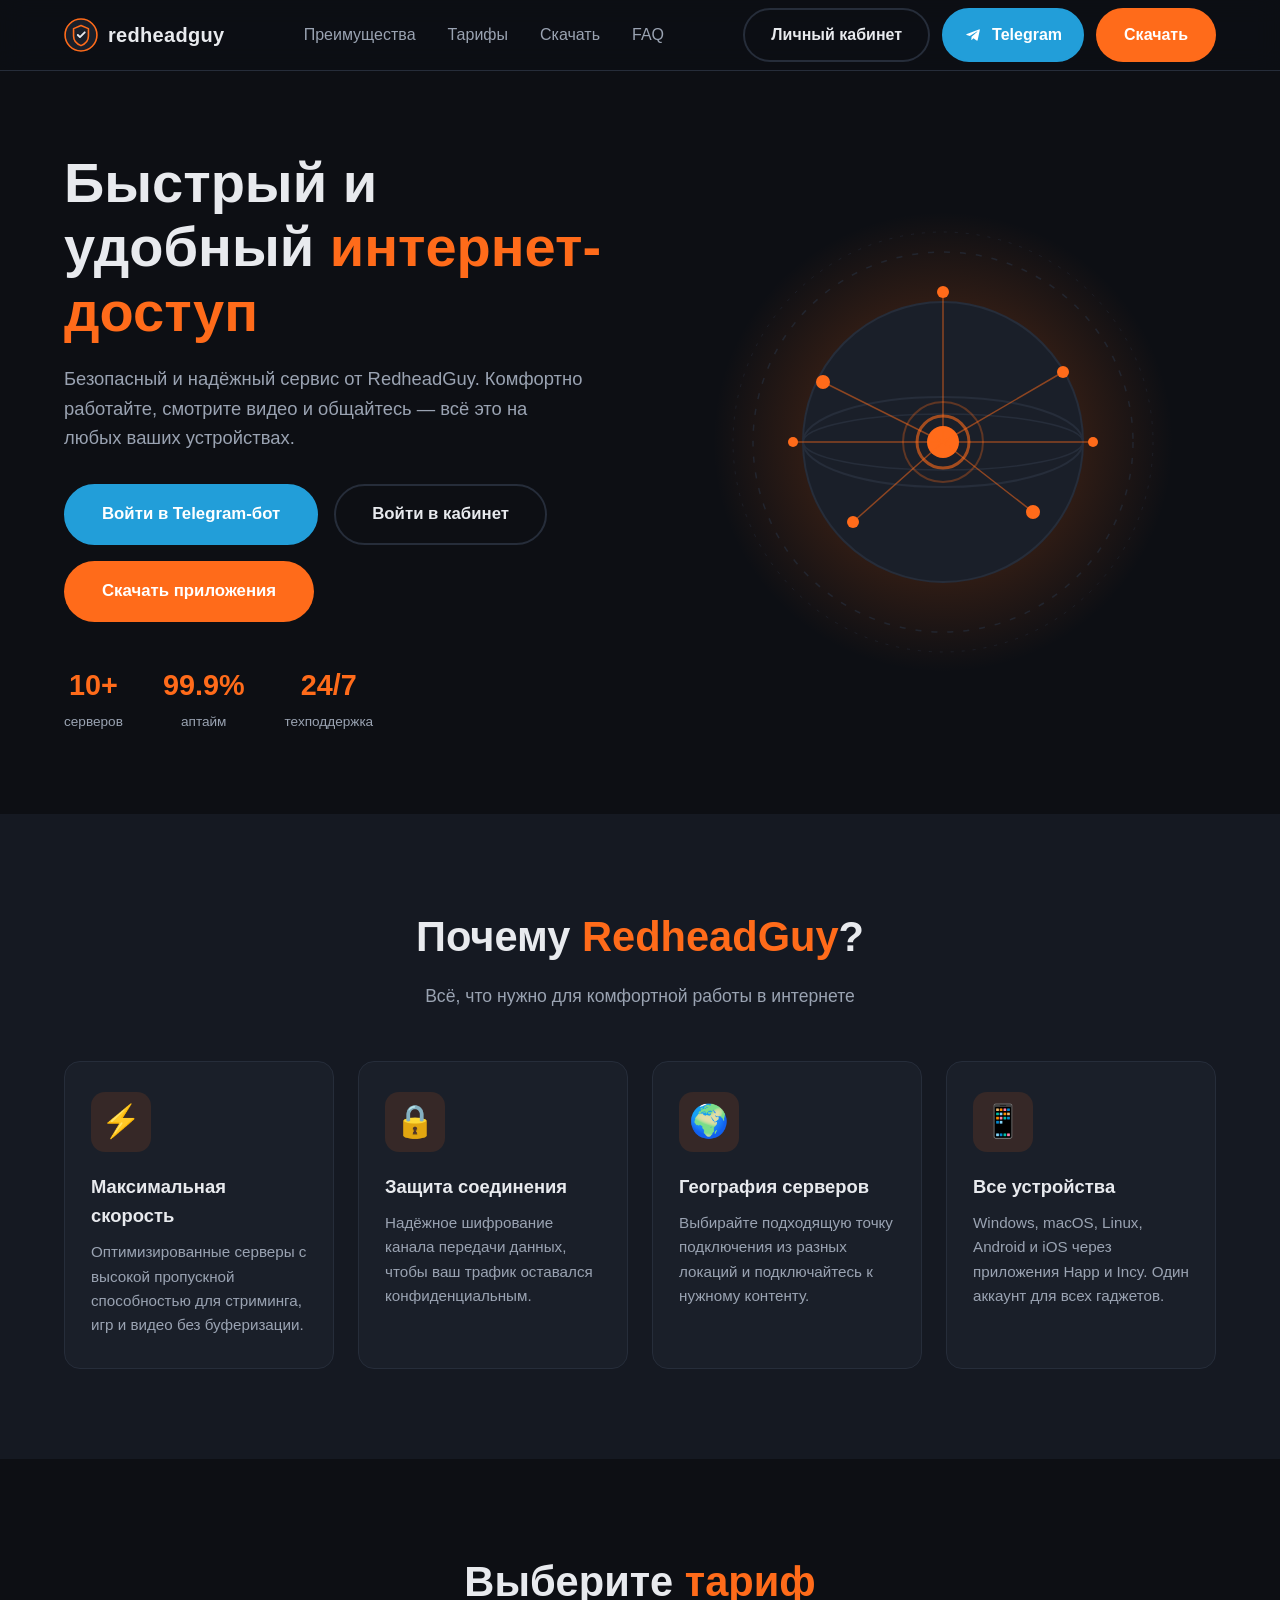
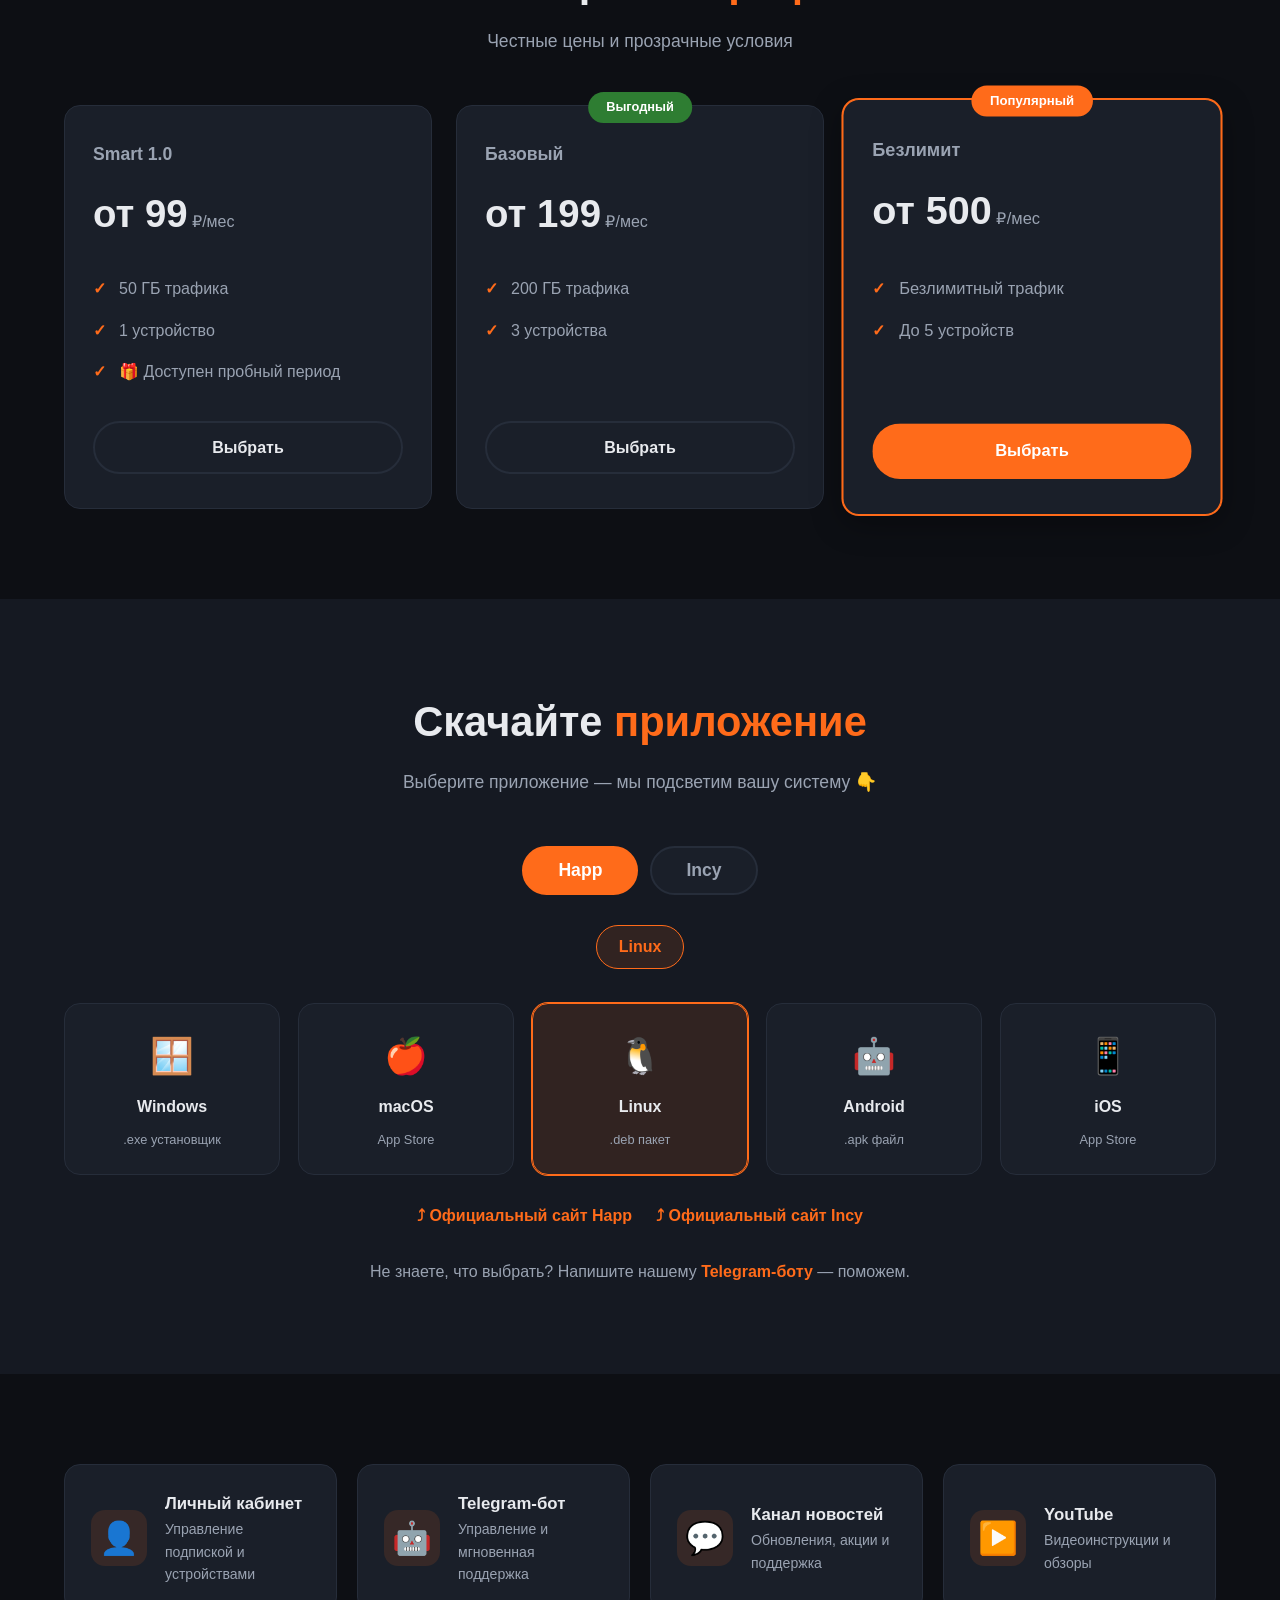
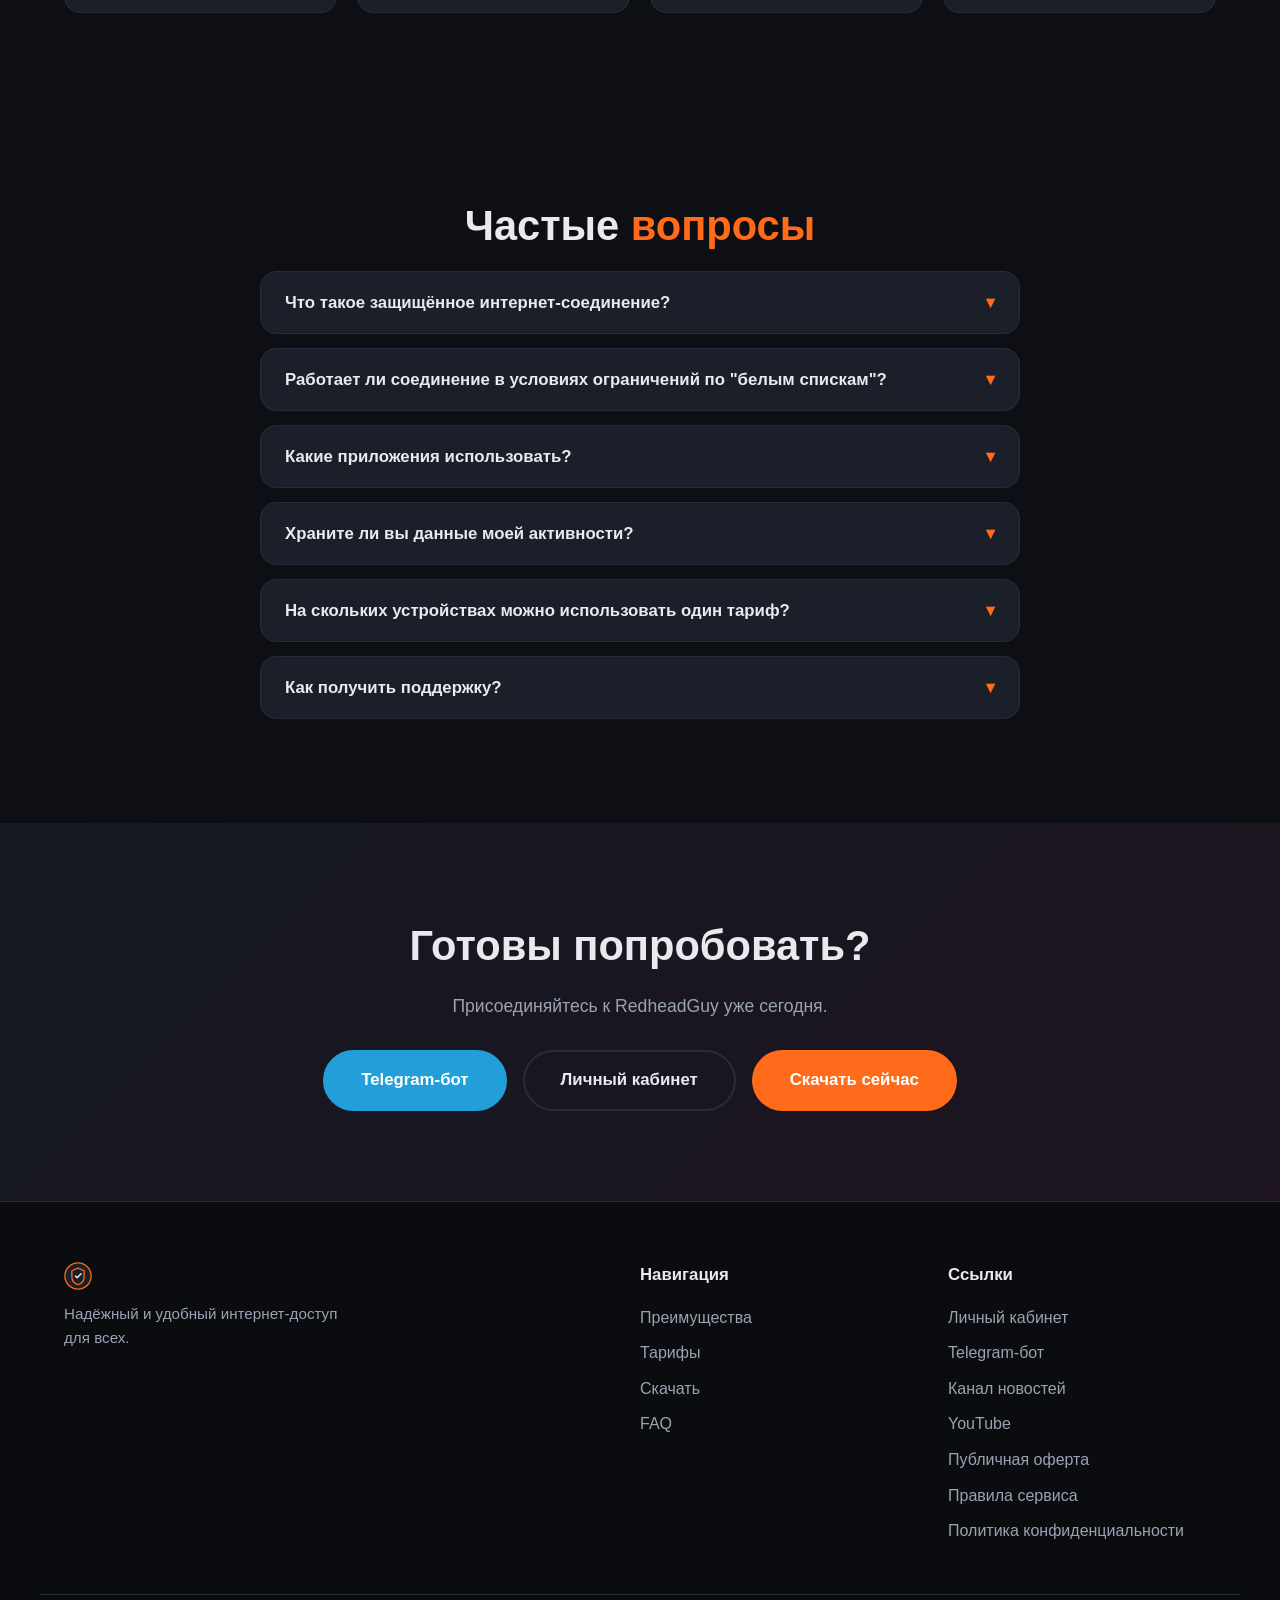
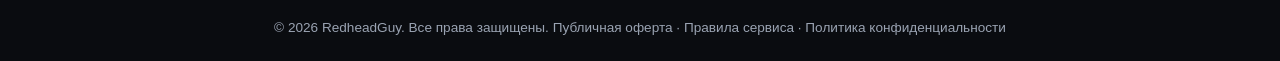
<file: index.html>
<!DOCTYPE html>
<html lang="ru">
<head>
  <meta charset="UTF-8" />
  <meta name="viewport" content="width=device-width, initial-scale=1.0" />
  <title>RedheadGuy — удобный и безопасный интернет-доступ</title>
  <meta name="description" content="RedheadGuy — быстрый и надёжный интернет-сервис. Комфортный доступ из любой точки, защита данных. Доступно на всех устройствах через приложения Happ и Incy." />

  <link rel="icon" type="image/svg+xml" href="assets/favicon.svg" />
  <link rel="stylesheet" href="css/style.css" />
</head>
<body>

  <header class="header" id="header">
    <div class="container header__inner">
      <a href="#" class="logo">
        <img src="assets/logo.svg" alt="RedheadGuy" class="logo__img" />
        <span class="logo__text">redheadguy</span>
      </a>

      <nav class="nav" id="nav">
        <a href="#features" class="nav__link">Преимущества</a>
        <a href="#pricing" class="nav__link">Тарифы</a>
        <a href="#download" class="nav__link">Скачать</a>
        <a href="#faq" class="nav__link">FAQ</a>
      </nav>

      <div class="header__actions">
        <a href="https://cabinet.redheadguy.ru/" target="_blank" rel="noopener" class="btn btn--ghost">Личный кабинет</a>
        <a href="https://t.me/redheadguy_bot" target="_blank" rel="noopener" class="btn btn--telegram btn--icon">
          <svg class="btn__icon" viewBox="0 0 24 24" width="18" height="18" fill="currentColor" aria-hidden="true">
            <path d="M9.78 18.65l.28-4.23 7.68-6.92c.34-.31-.07-.46-.52-.19L7.74 13.3 3.64 12c-.88-.25-.89-.86.2-1.3l15.97-6.16c.73-.33 1.43.18 1.15 1.3l-2.72 12.81c-.19.91-.74 1.13-1.5.71L12.6 16.3l-1.99 1.93c-.23.23-.42.42-.83.42z"/>
          </svg>
          Telegram
        </a>
        <a href="#download" class="btn btn--primary">Скачать</a>
        <button class="nav-toggle" id="navToggle" aria-label="Меню" aria-expanded="false">
          <span></span><span></span><span></span>
        </button>
      </div>
    </div>
  </header>

  <section class="hero">
    <div class="container hero__inner">
      <div class="hero__content">
        <h1 class="hero__title">
          Быстрый и удобный <span class="accent">интернет-доступ</span>
          
        </h1>
        <p class="hero__subtitle">
          Безопасный и надёжный сервис от RedheadGuy. Комфортно работайте,
          смотрите видео и общайтесь — всё это на любых ваших устройствах.
        </p>
        <div class="hero__buttons">
          <a href="https://t.me/redheadguy_bot" target="_blank" rel="noopener" class="btn btn--telegram btn--large">Войти в Telegram-бот</a>
          <a href="https://cabinet.redheadguy.ru/" target="_blank" rel="noopener" class="btn btn--ghost btn--large">Войти в кабинет</a>
          <a href="#download" class="btn btn--primary btn--large">Скачать приложения</a>
        </div>
        <div class="hero__stats">
          <div class="stat">
            <span class="stat__num">10+</span>
            <span class="stat__label">серверов</span>
          </div>
          <div class="stat">
            <span class="stat__num">99.9%</span>
            <span class="stat__label">аптайм</span>
          </div>
          <div class="stat">
            <span class="stat__num">24/7</span>
            <span class="stat__label">техподдержка</span>
          </div>
        </div>
      </div>

      <div class="hero__visual">
        <img src="assets/hero-art.svg" alt="" class="hero__art" />
      </div>
    </div>
  </section>

  <section class="features section" id="features">
    <div class="container">
      <h2 class="section__title">Почему <span class="accent">RedheadGuy</span>?</h2>
      <p class="section__subtitle">Всё, что нужно для комфортной работы в интернете</p>

      <div class="features__grid">
        <div class="feature-card">
          <div class="feature-card__icon">⚡</div>
          <h3 class="feature-card__title">Максимальная скорость</h3>
          <p class="feature-card__text">Оптимизированные серверы с высокой пропускной способностью для стриминга, игр и видео без буферизации.</p>
        </div>

        <div class="feature-card">
          <div class="feature-card__icon">🔒</div>
          <h3 class="feature-card__title">Защита соединения</h3>
          <p class="feature-card__text">Надёжное шифрование канала передачи данных, чтобы ваш трафик оставался конфиденциальным.</p>
        </div>

        <div class="feature-card">
          <div class="feature-card__icon">🌍</div>
          <h3 class="feature-card__title">География серверов</h3>
          <p class="feature-card__text">Выбирайте подходящую точку подключения из разных локаций и подключайтесь к нужному контенту.</p>
        </div>

        <div class="feature-card">
          <div class="feature-card__icon">📱</div>
          <h3 class="feature-card__title">Все устройства</h3>
          <p class="feature-card__text">Windows, macOS, Linux, Android и iOS через приложения Happ и Incy. Один аккаунт для всех гаджетов.</p>
        </div>
      </div>
    </div>
  </section>

  <section class="pricing section" id="pricing">
    <div class="container">
      <h2 class="section__title">Выберите <span class="accent">тариф</span></h2>
      <p class="section__subtitle">Честные цены и прозрачные условия</p>

      <div class="pricing__grid">

        <!-- Smart 1.0 -->
        <div class="price-card">
          <h3 class="price-card__name">Smart 1.0</h3>
          <div class="price-card__cost">
            <span class="price-card__value">от 99</span>
            <span class="price-card__currency">₽/мес</span>
          </div>
          <ul class="price-card__list">
            <li>50 ГБ трафика</li>
            <li>1 устройство</li>
            <li>🎁 Доступен пробный период</li>
          </ul>
          <a href="https://cabinet.redheadguy.ru/" target="_blank" rel="noopener" class="btn btn--outline price-card__btn">Выбрать</a>
        </div>

        <!-- Базовый -->
        <div class="price-card">
          <span class="price-card__badge price-card__badge--alt">Выгодный</span>
          <h3 class="price-card__name">Базовый</h3>
          <div class="price-card__cost">
            <span class="price-card__value">от 199</span>
            <span class="price-card__currency">₽/мес</span>
          </div>
          <ul class="price-card__list">
            <li>200 ГБ трафика</li>
            <li>3 устройства</li>
          </ul>
          <a href="https://cabinet.redheadguy.ru/" target="_blank" rel="noopener" class="btn btn--outline price-card__btn">Выбрать</a>
        </div>

        <!-- Безлимит (популярный) -->
        <div class="price-card price-card--featured">
          <span class="price-card__badge">Популярный</span>
          <h3 class="price-card__name">Безлимит</h3>
          <div class="price-card__cost">
            <span class="price-card__value">от 500</span>
            <span class="price-card__currency">₽/мес</span>
          </div>
          <ul class="price-card__list">
            <li>Безлимитный трафик</li>
            <li>До 5 устройств</li>
          </ul>
          <a href="https://cabinet.redheadguy.ru/" target="_blank" rel="noopener" class="btn btn--primary price-card__btn">Выбрать</a>
        </div>
      </div>
    </div>
  </section>

  <section class="download section" id="download">
    <div class="container">
      <h2 class="section__title">Скачайте <span class="accent">приложение</span></h2>
      <p class="section__subtitle">Выберите приложение — мы подсветим вашу систему 👇</p>

      <!-- Переключатель приложений -->
      <div class="app-tabs">
        <button class="app-tab app-tab--active" data-app="happ">Happ</button>
        <button class="app-tab" data-app="incy">Incy</button>
      </div>

      <div class="download__os-hint" id="osHint">
        <span class="download__os-name" id="osName">Ваша система</span>
      </div>

      <!-- Happ -->
      <div class="download__grid download__grid--active" data-app-panel="happ">
        <a href="https://github.com/Happ-proxy/happ-desktop/releases/latest/download/setup-Happ.x64.exe" target="_blank" rel="noopener" class="dl-card" data-os="Windows">
          <div class="dl-card__icon">🪟</div>
          <span class="dl-card__name">Windows</span>
          <span class="dl-card__desc">.exe установщик</span>
        </a>

        <a href="https://apps.apple.com/ru/app/happ-proxy-utility/id6783623643" target="_blank" rel="noopener" class="dl-card" data-os="macOS">
          <div class="dl-card__icon">🍎</div>
          <span class="dl-card__name">macOS</span>
          <span class="dl-card__desc">App Store</span>
        </a>

        <a href="https://github.com/Happ-proxy/happ-desktop/releases/latest/download/Happ.linux.x64.deb" target="_blank" rel="noopener" class="dl-card" data-os="Linux">
          <div class="dl-card__icon">🐧</div>
          <span class="dl-card__name">Linux</span>
          <span class="dl-card__desc">.deb пакет</span>
        </a>

        <a href="https://github.com/Happ-proxy/happ-android/releases/latest/download/Happ.apk" target="_blank" rel="noopener" class="dl-card" data-os="Android">
          <div class="dl-card__icon">🤖</div>
          <span class="dl-card__name">Android</span>
          <span class="dl-card__desc">.apk файл</span>
        </a>

        <a href="https://apps.apple.com/ru/app/happ-proxy-utility/id6783623643" target="_blank" rel="noopener" class="dl-card" data-os="iOS">
          <div class="dl-card__icon">📱</div>
          <span class="dl-card__name">iOS</span>
          <span class="dl-card__desc">App Store</span>
        </a>
      </div>

      <!-- Incy -->
      <div class="download__grid" data-app-panel="incy">
        <a href="https://github.com/INCY-DEV/incy-platforms/releases" target="_blank" rel="noopener" class="dl-card" data-os="Windows">
          <div class="dl-card__icon">🪟</div>
          <span class="dl-card__name">Windows</span>
          <span class="dl-card__desc">смотреть релизы</span>
        </a>

        <a href="https://github.com/INCY-DEV/incy-platforms/releases" target="_blank" rel="noopener" class="dl-card" data-os="macOS">
          <div class="dl-card__icon">🍎</div>
          <span class="dl-card__name">macOS</span>
          <span class="dl-card__desc">смотреть релизы</span>
        </a>

        <a href="https://github.com/INCY-DEV/incy-platforms/releases" target="_blank" rel="noopener" class="dl-card" data-os="Linux">
          <div class="dl-card__icon">🐧</div>
          <span class="dl-card__name">Linux</span>
          <span class="dl-card__desc">смотреть релизы</span>
        </a>

        <a href="https://play.google.com/store/apps/details?id=llc.itdev.incy&hl=ru" target="_blank" rel="noopener" class="dl-card" data-os="Android">
          <div class="dl-card__icon">🤖</div>
          <span class="dl-card__name">Android</span>
          <span class="dl-card__desc">Google Play</span>
        </a>

        <a href="https://apps.apple.com/us/app/incy/id6756943388" target="_blank" rel="noopener" class="dl-card" data-os="iOS">
          <div class="dl-card__icon">📱</div>
          <span class="dl-card__name">iOS</span>
          <span class="dl-card__desc">App Store</span>
        </a>
      </div>

      <div class="app-sites">
        <a href="https://www.happ.su/main/ru" target="_blank" rel="noopener" class="app-site">⤴ Официальный сайт Happ</a>
        <a href="https://incy.cc/" target="_blank" rel="noopener" class="app-site">⤴ Официальный сайт Incy</a>
      </div>

      <p class="download__note">
        Не знаете, что выбрать? Напишите нашему <a href="https://t.me/redheadguy_bot" target="_blank" rel="noopener">Telegram-боту</a> — поможем.
      </p>
    </div>
  </section>

  <section class="links section">
    <div class="container links__grid">
      <a href="https://cabinet.redheadguy.ru/" target="_blank" rel="noopener" class="link-card">
        <div class="link-card__icon">👤</div>
        <div class="link-card__info">
          <h3 class="link-card__title">Личный кабинет</h3>
          <p class="link-card__text">Управление подпиской и устройствами</p>
        </div>
      </a>

      <a href="https://t.me/redheadguy_bot" target="_blank" rel="noopener" class="link-card">
        <div class="link-card__icon">🤖</div>
        <div class="link-card__info">
          <h3 class="link-card__title">Telegram-бот</h3>
          <p class="link-card__text">Управление и мгновенная поддержка</p>
        </div>
      </a>

      <a href="https://t.me/+WFtEtlUOzMc1NTAy" target="_blank" rel="noopener" class="link-card">
        <div class="link-card__icon">💬</div>
        <div class="link-card__info">
          <h3 class="link-card__title">Канал новостей</h3>
          <p class="link-card__text">Обновления, акции и поддержка</p>
        </div>
      </a>

      <a href="https://www.youtube.com/channel/UCjN3skKnPLDifWg9TrlGOgA/" target="_blank" rel="noopener" class="link-card">
        <div class="link-card__icon">▶️</div>
        <div class="link-card__info">
          <h3 class="link-card__title">YouTube</h3>
          <p class="link-card__text">Видеоинструкции и обзоры</p>
        </div>
      </a>
    </div>
  </section>

  <section class="faq section" id="faq">
    <div class="container">
      <h2 class="section__title">Частые <span class="accent">вопросы</span></h2>

      <div class="faq__list">
        <div class="faq-item">
          <button class="faq-item__question">Что такое защищённое интернет-соединение?<span class="faq-item__arrow">▾</span></button>
          <div class="faq-item__answer">Сервис создаёт защищённый канал между вашим устройством и интернетом, повышая безопасность передачи данных и позволяя подключаться через оптимальную точку доступа.</div>
        </div>

        <div class="faq-item">
          <button class="faq-item__question">Работает ли соединение в условиях ограничений по "белым спискам"?<span class="faq-item__arrow">▾</span></button>
          <div class="faq-item__answer">Да. Сервис использует современные методы маскировки трафика, что позволяет стабильно работать даже в сетях с жёсткими фильтрами и ограничением доступа по "белым спискам". Соединение настраивается под вашу сеть автоматически или с помощью простой рекомендации из поддержки.</div>
        </div>

        <div class="faq-item">
          <button class="faq-item__question">Какие приложения использовать?<span class="faq-item__arrow">▾</span></button>
          <div class="faq-item__answer">Для подключения рекомендуем приложения <a href="https://www.happ.su/main/ru" target="_blank" rel="noopener">Happ</a> или <a href="https://incy.cc/" target="_blank" rel="noopener">Incy</a> — они доступны на всех платформах: Windows, macOS, Linux, Android и iOS.</div>
        </div>

        <div class="faq-item">
          <button class="faq-item__question">Храните ли вы данные моей активности?<span class="faq-item__arrow">▾</span></button>
          <div class="faq-item__answer">Нет. Мы не сохраняем информацию о том, какие сайты вы посещаете и какой контент просматриваете, и не передаём её третьим лицам.</div>
        </div>

        <div class="faq-item">
          <button class="faq-item__question">На скольких устройствах можно использовать один тариф?<span class="faq-item__arrow">▾</span></button>
          <div class="faq-item__answer">Всё зависит от тарифа: на тарифе «Smart 1.0» — 1 устройство, на «Базовом» — до 3 устройств, а на «Безлимите» — до 5.</div>
        </div>

        <div class="faq-item">
          <button class="faq-item__question">Как получить поддержку?<span class="faq-item__arrow">▾</span></button>
          <div class="faq-item__answer">Напишите нашему Telegram-боту <a href="https://t.me/redheadguy_bot" target="_blank" rel="noopener">@redheadguy_bot</a> или присоединитесь к нашему <a href="https://t.me/+WFtEtlUOzMc1NTAy" target="_blank" rel="noopener">каналу поддержки</a> — ответим быстро и поможем решить любую проблему.</div>
        </div>
      </div>
    </div>
  </section>

  <section class="cta section">
    <div class="container cta__inner">
      <h2 class="cta__title">Готовы попробовать?</h2>
      <p class="cta__text">Присоединяйтесь к RedheadGuy уже сегодня.</p>
      <div class="cta__buttons">
        <a href="https://t.me/redheadguy_bot" target="_blank" rel="noopener" class="btn btn--telegram btn--large">Telegram-бот</a>
        <a href="https://cabinet.redheadguy.ru/" target="_blank" rel="noopener" class="btn btn--ghost btn--large">Личный кабинет</a>
        <a href="#download" class="btn btn--primary btn--large">Скачать сейчас</a>
      </div>
    </div>
  </section>

  <footer class="footer">
    <div class="container footer__inner">
      <div class="footer__brand">
        <img src="assets/logo.svg" alt="" class="footer__logo" />
        <p class="footer__desc">Надёжный и удобный интернет-доступ для всех.</p>
      </div>

      <div class="footer__col">
        <h4 class="footer__heading">Навигация</h4>
        <a href="#features" class="footer__link">Преимущества</a>
        <a href="#pricing" class="footer__link">Тарифы</a>
        <a href="#download" class="footer__link">Скачать</a>
        <a href="#faq" class="footer__link">FAQ</a>
      </div>

      <div class="footer__col">
        <h4 class="footer__heading">Ссылки</h4>
        <a href="https://cabinet.redheadguy.ru/" target="_blank" rel="noopener" class="footer__link">Личный кабинет</a>
        <a href="https://t.me/redheadguy_bot" target="_blank" rel="noopener" class="footer__link">Telegram-бот</a>
        <a href="https://t.me/+WFtEtlUOzMc1NTAy" target="_blank" rel="noopener" class="footer__link">Канал новостей</a>
        <a href="https://www.youtube.com/channel/UCjN3skKnPLDifWg9TrlGOgA/" target="_blank" rel="noopener" class="footer__link">YouTube</a>
        <a href="offer.html" class="footer__link">Публичная оферта</a>
        <a href="rules.html" class="footer__link">Правила сервиса</a>
        <a href="privacy.html" class="footer__link">Политика конфиденциальности</a>
      </div>
    </div>
    <div class="container footer__bottom">
      <span>© 2026 RedheadGuy. Все права защищены.</span>
      <span class="footer__legal"><a href="offer.html">Публичная оферта</a> · <a href="rules.html">Правила сервиса</a> · <a href="privacy.html">Политика конфиденциальности</a></span>
    </div>
  </footer>

  <script src="js/main.js"></script>
</body>
</html>
</file>
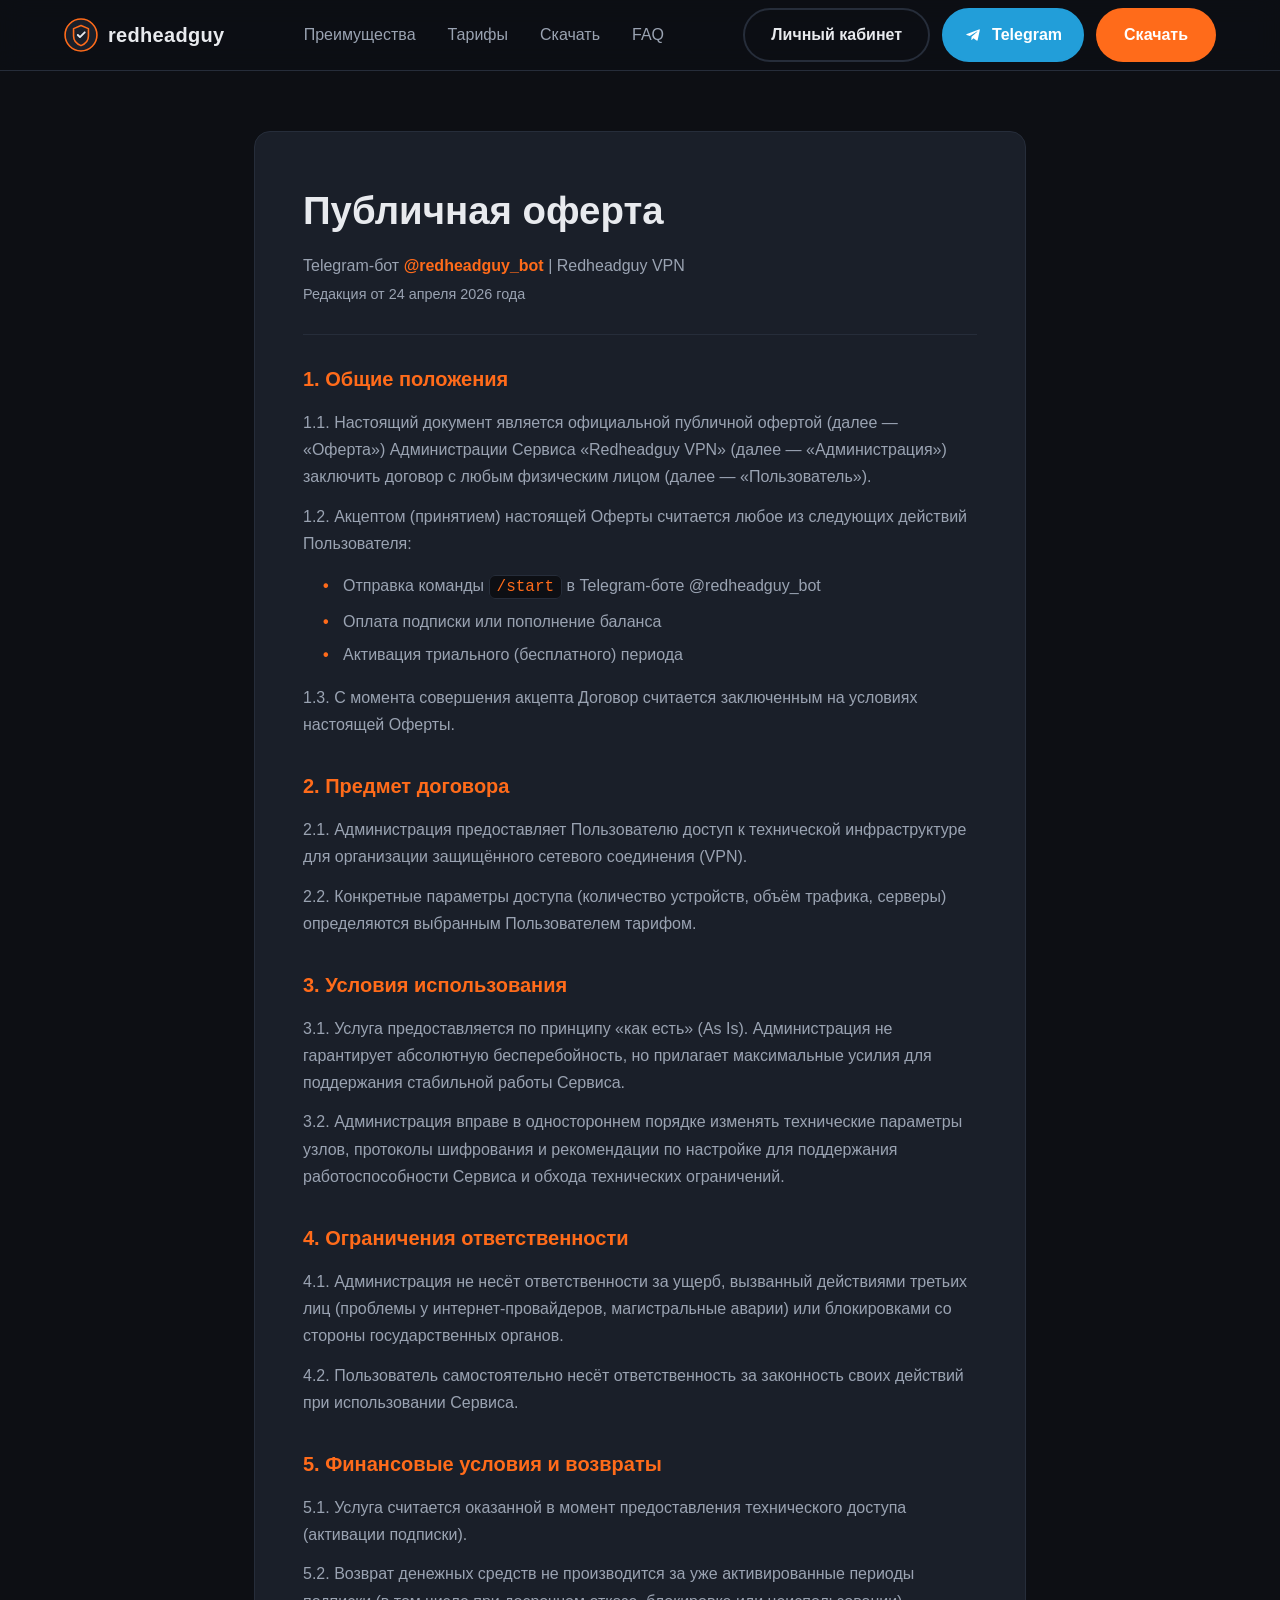
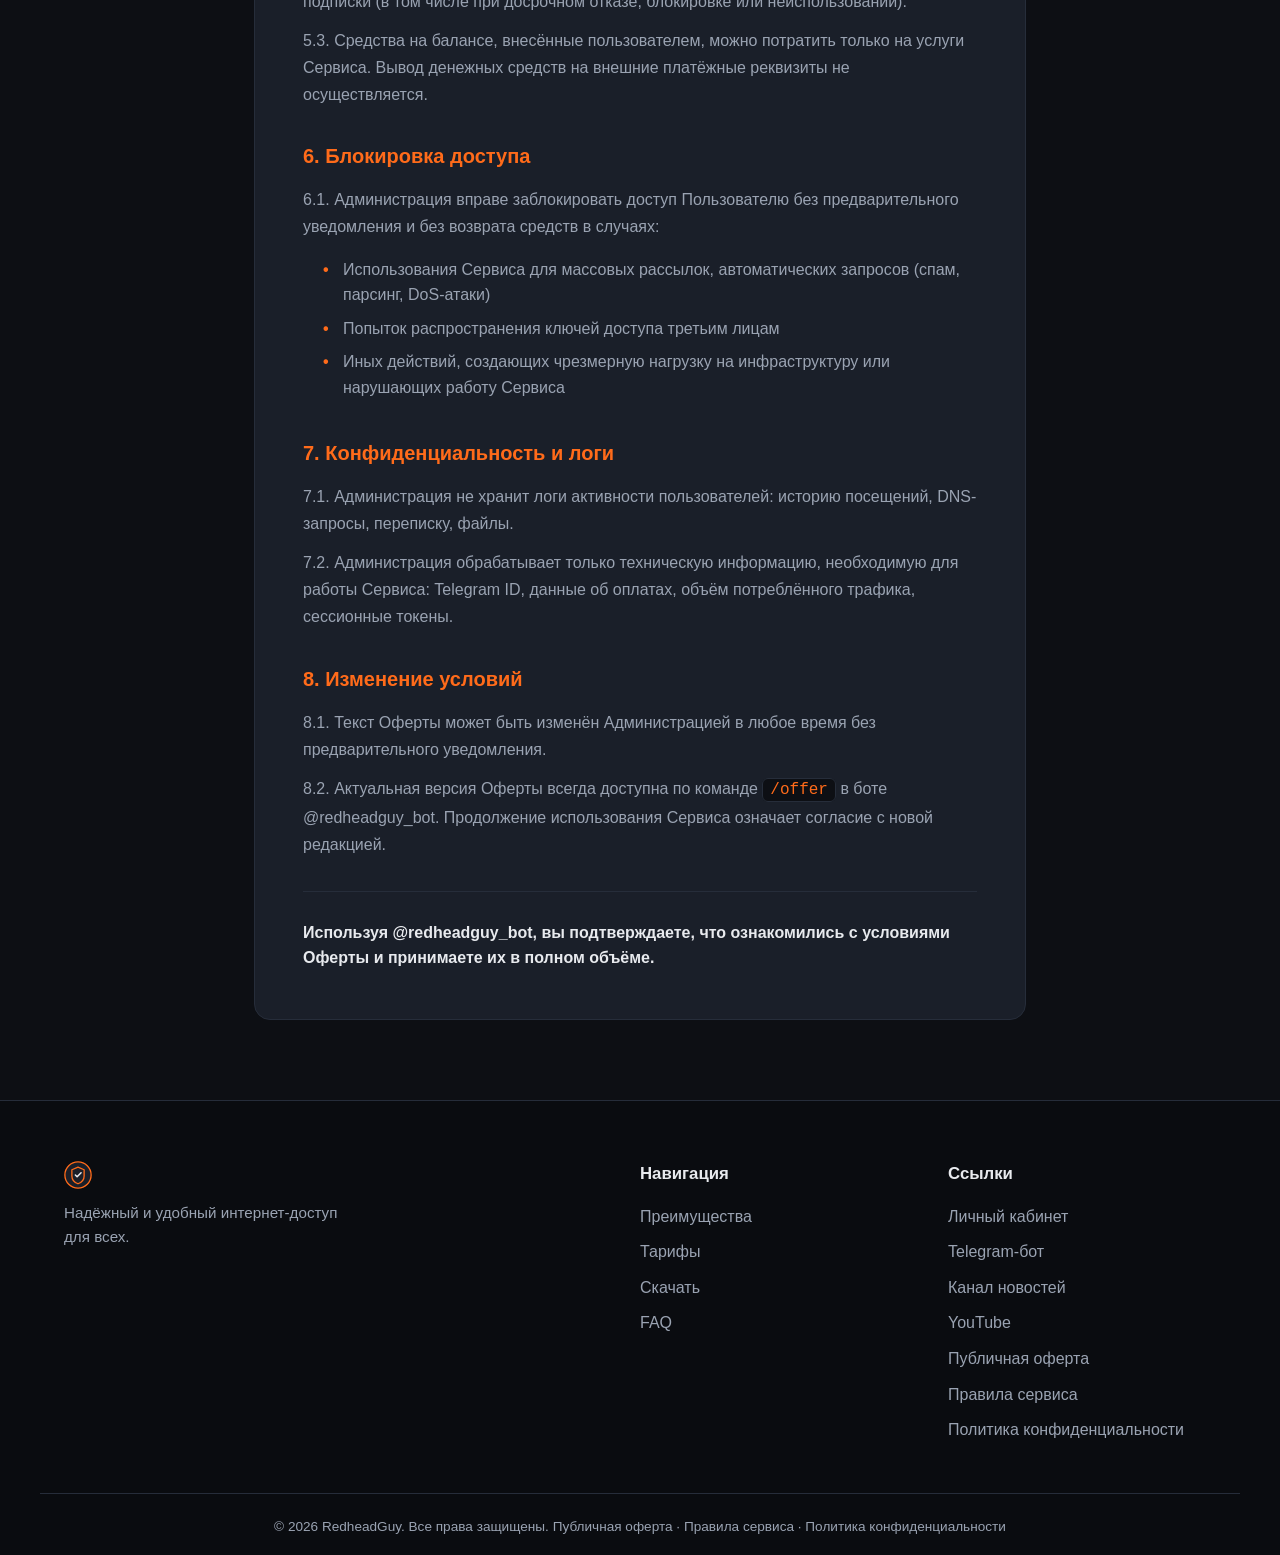
<file: offer.html>
<!DOCTYPE html>
<html lang="ru">
<head>
  <meta charset="UTF-8" />
  <meta name="viewport" content="width=device-width, initial-scale=1.0" />
  <title>Публичная оферта — RedheadGuy</title>
  <meta name="description" content="Публичная оферта Сервиса RedheadGuy. Условия предоставления доступа, финансовые условия, блокировка и конфиденциальность." />

  <link rel="icon" type="image/svg+xml" href="assets/favicon.svg" />
  <link rel="stylesheet" href="css/style.css" />
</head>
<body class="page-inner">

  <header class="header" id="header">
    <div class="container header__inner">
      <a href="index.html" class="logo">
        <img src="assets/logo.svg" alt="RedheadGuy" class="logo__img" />
        <span class="logo__text">redheadguy</span>
      </a>

      <nav class="nav" id="nav">
        <a href="index.html#features" class="nav__link">Преимущества</a>
        <a href="index.html#pricing" class="nav__link">Тарифы</a>
        <a href="index.html#download" class="nav__link">Скачать</a>
        <a href="index.html#faq" class="nav__link">FAQ</a>
      </nav>

      <div class="header__actions">
        <a href="https://cabinet.redheadguy.ru/" target="_blank" rel="noopener" class="btn btn--ghost">Личный кабинет</a>
        <a href="https://t.me/redheadguy_bot" target="_blank" rel="noopener" class="btn btn--telegram btn--icon">
          <svg class="btn__icon" viewBox="0 0 24 24" width="18" height="18" fill="currentColor" aria-hidden="true">
            <path d="M9.78 18.65l.28-4.23 7.68-6.92c.34-.31-.07-.46-.52-.19L7.74 13.3 3.64 12c-.88-.25-.89-.86.2-1.3l15.97-6.16c.73-.33 1.43.18 1.15 1.3l-2.72 12.81c-.19.91-.74 1.13-1.5.71L12.6 16.3l-1.99 1.93c-.23.23-.42.42-.83.42z"/>
          </svg>
          Telegram
        </a>
        <a href="index.html#download" class="btn btn--primary">Скачать</a>
        <button class="nav-toggle" id="navToggle" aria-label="Меню" aria-expanded="false">
          <span></span><span></span><span></span>
        </button>
      </div>
    </div>
  </header>

  <main class="doc page-inner__main">
    <div class="container container--narrow">
      <article class="doc__content">
        <h1 class="doc__title">Публичная оферта</h1>
        <p class="doc__meta">Telegram‑бот <a href="https://t.me/redheadguy_bot" target="_blank" rel="noopener">@redheadguy_bot</a> | Redheadguy VPN</p>
        <p class="doc__meta doc__meta--muted">Редакция от 24 апреля 2026 года</p>

        <hr class="doc__rule" />

        <section class="doc__section">
          <h2 class="doc__h">1. Общие положения</h2>
          <p>1.1. Настоящий документ является официальной публичной офертой (далее — «Оферта») Администрации Сервиса «Redheadguy VPN» (далее — «Администрация») заключить договор с любым физическим лицом (далее — «Пользователь»).</p>
          <p>1.2. Акцептом (принятием) настоящей Оферты считается любое из следующих действий Пользователя:</p>
          <ul>
            <li>Отправка команды <code>/start</code> в Telegram‑боте @redheadguy_bot</li>
            <li>Оплата подписки или пополнение баланса</li>
            <li>Активация триального (бесплатного) периода</li>
          </ul>
          <p>1.3. С момента совершения акцепта Договор считается заключенным на условиях настоящей Оферты.</p>
        </section>

        <section class="doc__section">
          <h2 class="doc__h">2. Предмет договора</h2>
          <p>2.1. Администрация предоставляет Пользователю доступ к технической инфраструктуре для организации защищённого сетевого соединения (VPN).</p>
          <p>2.2. Конкретные параметры доступа (количество устройств, объём трафика, серверы) определяются выбранным Пользователем тарифом.</p>
        </section>

        <section class="doc__section">
          <h2 class="doc__h">3. Условия использования</h2>
          <p>3.1. Услуга предоставляется по принципу «как есть» (As Is). Администрация не гарантирует абсолютную бесперебойность, но прилагает максимальные усилия для поддержания стабильной работы Сервиса.</p>
          <p>3.2. Администрация вправе в одностороннем порядке изменять технические параметры узлов, протоколы шифрования и рекомендации по настройке для поддержания работоспособности Сервиса и обхода технических ограничений.</p>
        </section>

        <section class="doc__section">
          <h2 class="doc__h">4. Ограничения ответственности</h2>
          <p>4.1. Администрация не несёт ответственности за ущерб, вызванный действиями третьих лиц (проблемы у интернет-провайдеров, магистральные аварии) или блокировками со стороны государственных органов.</p>
          <p>4.2. Пользователь самостоятельно несёт ответственность за законность своих действий при использовании Сервиса.</p>
        </section>

        <section class="doc__section">
          <h2 class="doc__h">5. Финансовые условия и возвраты</h2>
          <p>5.1. Услуга считается оказанной в момент предоставления технического доступа (активации подписки).</p>
          <p>5.2. Возврат денежных средств не производится за уже активированные периоды подписки (в том числе при досрочном отказе, блокировке или неиспользовании).</p>
          <p>5.3. Средства на балансе, внесённые пользователем, можно потратить только на услуги Сервиса. Вывод денежных средств на внешние платёжные реквизиты не осуществляется.</p>
        </section>

        <section class="doc__section">
          <h2 class="doc__h">6. Блокировка доступа</h2>
          <p>6.1. Администрация вправе заблокировать доступ Пользователю без предварительного уведомления и без возврата средств в случаях:</p>
          <ul>
            <li>Использования Сервиса для массовых рассылок, автоматических запросов (спам, парсинг, DoS-атаки)</li>
            <li>Попыток распространения ключей доступа третьим лицам</li>
            <li>Иных действий, создающих чрезмерную нагрузку на инфраструктуру или нарушающих работу Сервиса</li>
          </ul>
        </section>

        <section class="doc__section">
          <h2 class="doc__h">7. Конфиденциальность и логи</h2>
          <p>7.1. Администрация не хранит логи активности пользователей: историю посещений, DNS-запросы, переписку, файлы.</p>
          <p>7.2. Администрация обрабатывает только техническую информацию, необходимую для работы Сервиса: Telegram ID, данные об оплатах, объём потреблённого трафика, сессионные токены.</p>
        </section>

        <section class="doc__section">
          <h2 class="doc__h">8. Изменение условий</h2>
          <p>8.1. Текст Оферты может быть изменён Администрацией в любое время без предварительного уведомления.</p>
          <p>8.2. Актуальная версия Оферты всегда доступна по команде <code>/offer</code> в боте @redheadguy_bot. Продолжение использования Сервиса означает согласие с новой редакцией.</p>
        </section>

        <hr class="doc__rule" />

        <p class="doc__footnote">Используя @redheadguy_bot, вы подтверждаете, что ознакомились с условиями Оферты и принимаете их в полном объёме.</p>
      </article>
    </div>
  </main>

  <footer class="footer">
    <div class="container footer__inner">
      <div class="footer__brand">
        <img src="assets/logo.svg" alt="" class="footer__logo" />
        <p class="footer__desc">Надёжный и удобный интернет-доступ для всех.</p>
      </div>

      <div class="footer__col">
        <h4 class="footer__heading">Навигация</h4>
        <a href="index.html#features" class="footer__link">Преимущества</a>
        <a href="index.html#pricing" class="footer__link">Тарифы</a>
        <a href="index.html#download" class="footer__link">Скачать</a>
        <a href="index.html#faq" class="footer__link">FAQ</a>
      </div>

      <div class="footer__col">
        <h4 class="footer__heading">Ссылки</h4>
        <a href="https://cabinet.redheadguy.ru/" target="_blank" rel="noopener" class="footer__link">Личный кабинет</a>
        <a href="https://t.me/redheadguy_bot" target="_blank" rel="noopener" class="footer__link">Telegram-бот</a>
        <a href="https://t.me/+WFtEtlUOzMc1NTAy" target="_blank" rel="noopener" class="footer__link">Канал новостей</a>
        <a href="https://www.youtube.com/channel/UCjN3skKnPLDifWg9TrlGOgA/" target="_blank" rel="noopener" class="footer__link">YouTube</a>
        <a href="offer.html" class="footer__link">Публичная оферта</a>
        <a href="rules.html" class="footer__link">Правила сервиса</a>
        <a href="privacy.html" class="footer__link">Политика конфиденциальности</a>
      </div>
    </div>
    <div class="container footer__bottom">
      <span>© 2026 RedheadGuy. Все права защищены.</span>
      <span class="footer__legal"><a href="offer.html">Публичная оферта</a> · <a href="rules.html">Правила сервиса</a> · <a href="privacy.html">Политика конфиденциальности</a></span>
    </div>
  </footer>

  <script src="js/main.js"></script>
</body>
</html>
</file>
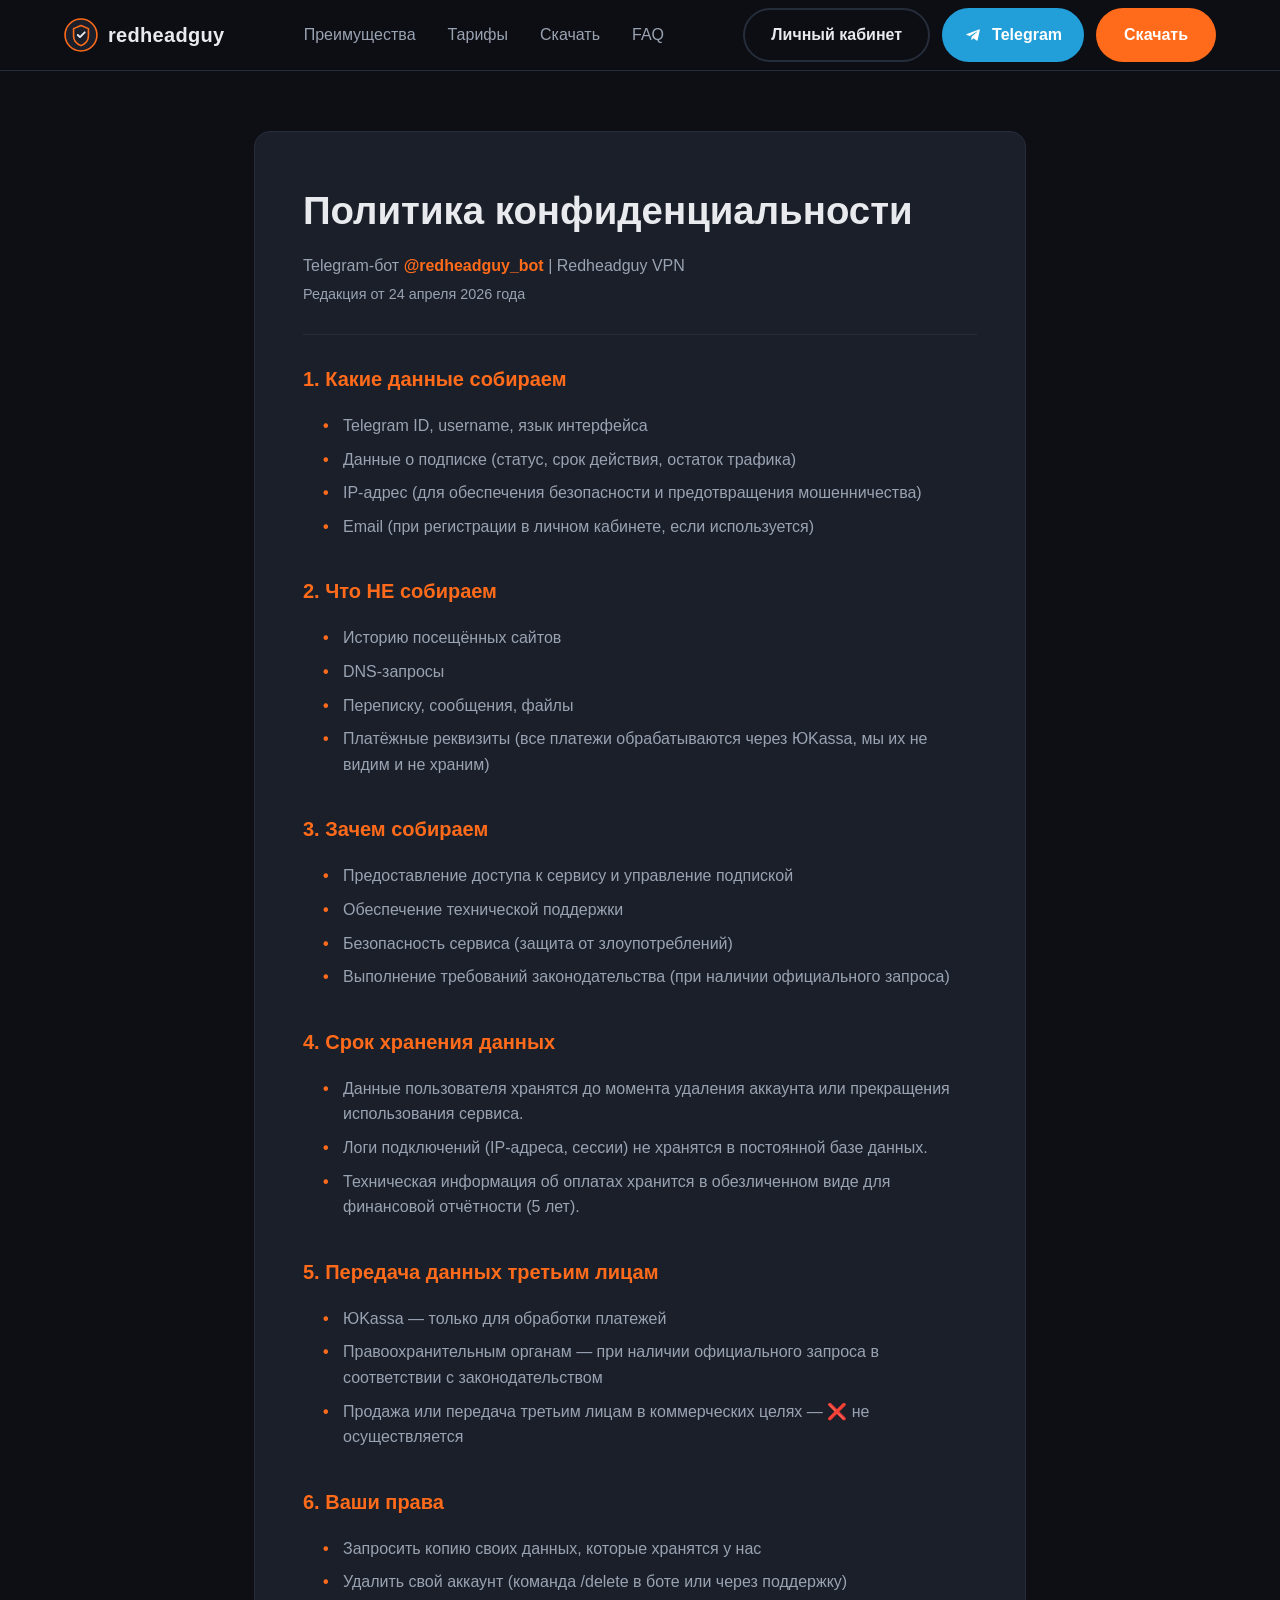
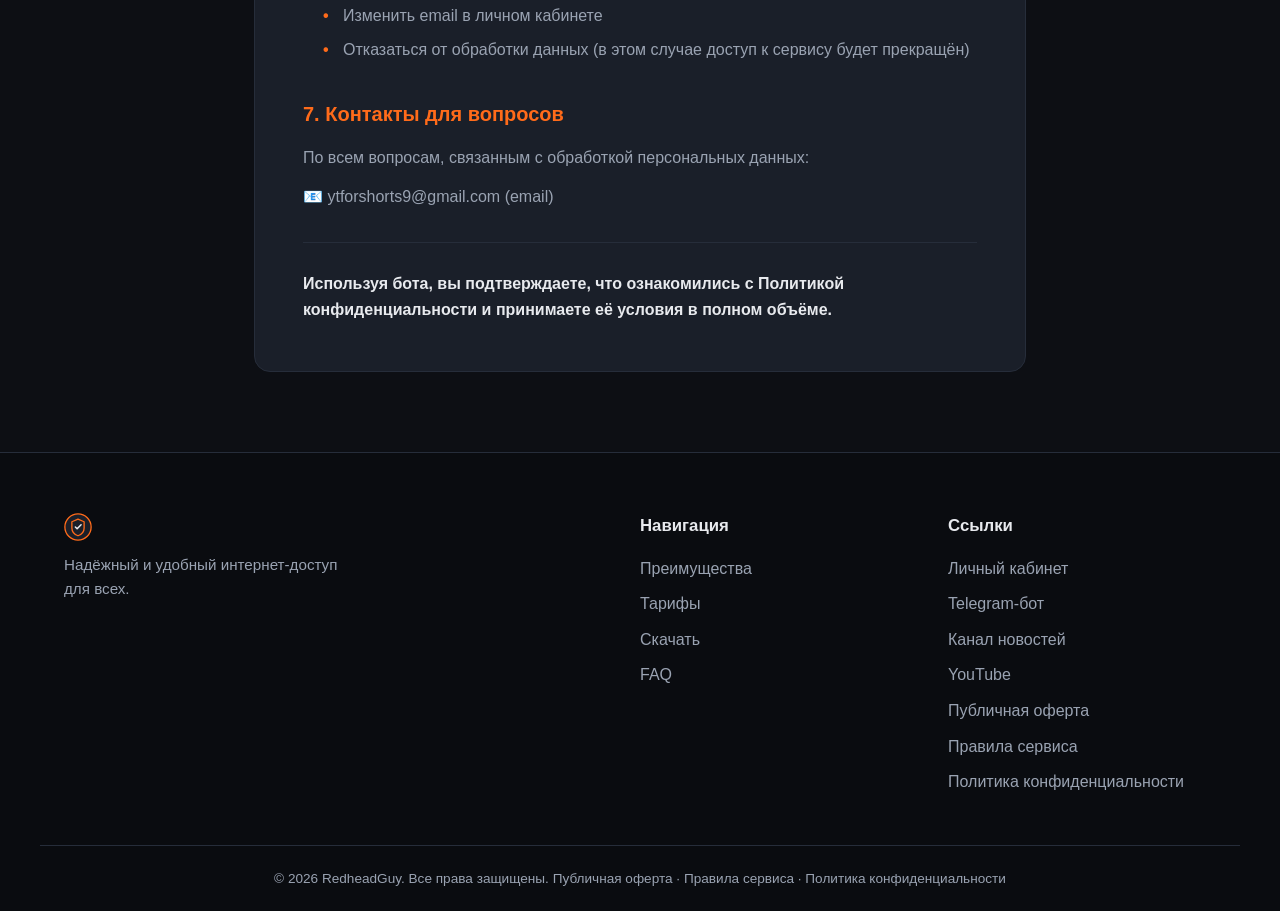
<file: privacy.html>
<!DOCTYPE html>
<html lang="ru">
<head>
  <meta charset="UTF-8" />
  <meta name="viewport" content="width=device-width, initial-scale=1.0" />
  <title>Политика конфиденциальности — RedheadGuy</title>
  <meta name="description" content="Политика конфиденциальности Сервиса RedheadGuy. Какие данные собираются, что не собирается, сроки хранения и права пользователя." />

  <link rel="icon" type="image/svg+xml" href="assets/favicon.svg" />
  <link rel="stylesheet" href="css/style.css" />
</head>
<body class="page-inner">

  <header class="header" id="header">
    <div class="container header__inner">
      <a href="index.html" class="logo">
        <img src="assets/logo.svg" alt="RedheadGuy" class="logo__img" />
        <span class="logo__text">redheadguy</span>
      </a>

      <nav class="nav" id="nav">
        <a href="index.html#features" class="nav__link">Преимущества</a>
        <a href="index.html#pricing" class="nav__link">Тарифы</a>
        <a href="index.html#download" class="nav__link">Скачать</a>
        <a href="index.html#faq" class="nav__link">FAQ</a>
      </nav>

      <div class="header__actions">
        <a href="https://cabinet.redheadguy.ru/" target="_blank" rel="noopener" class="btn btn--ghost">Личный кабинет</a>
        <a href="https://t.me/redheadguy_bot" target="_blank" rel="noopener" class="btn btn--telegram btn--icon">
          <svg class="btn__icon" viewBox="0 0 24 24" width="18" height="18" fill="currentColor" aria-hidden="true">
            <path d="M9.78 18.65l.28-4.23 7.68-6.92c.34-.31-.07-.46-.52-.19L7.74 13.3 3.64 12c-.88-.25-.89-.86.2-1.3l15.97-6.16c.73-.33 1.43.18 1.15 1.3l-2.72 12.81c-.19.91-.74 1.13-1.5.71L12.6 16.3l-1.99 1.93c-.23.23-.42.42-.83.42z"/>
          </svg>
          Telegram
        </a>
        <a href="index.html#download" class="btn btn--primary">Скачать</a>
        <button class="nav-toggle" id="navToggle" aria-label="Меню" aria-expanded="false">
          <span></span><span></span><span></span>
        </button>
      </div>
    </div>
  </header>

  <main class="doc page-inner__main">
    <div class="container container--narrow">
      <article class="doc__content">
        <h1 class="doc__title">Политика конфиденциальности</h1>
        <p class="doc__meta">Telegram‑бот <a href="https://t.me/redheadguy_bot" target="_blank" rel="noopener">@redheadguy_bot</a> | Redheadguy VPN</p>
        <p class="doc__meta doc__meta--muted">Редакция от 24 апреля 2026 года</p>

        <hr class="doc__rule" />

        <section class="doc__section">
          <h2 class="doc__h">1. Какие данные собираем</h2>
          <ul>
            <li>Telegram ID, username, язык интерфейса</li>
            <li>Данные о подписке (статус, срок действия, остаток трафика)</li>
            <li>IP‑адрес (для обеспечения безопасности и предотвращения мошенничества)</li>
            <li>Email (при регистрации в личном кабинете, если используется)</li>
          </ul>
        </section>

        <section class="doc__section">
          <h2 class="doc__h">2. Что НЕ собираем</h2>
          <ul class="doc__list-cross">
            <li>Историю посещённых сайтов</li>
            <li>DNS‑запросы</li>
            <li>Переписку, сообщения, файлы</li>
            <li>Платёжные реквизиты (все платежи обрабатываются через ЮKassa, мы их не видим и не храним)</li>
          </ul>
        </section>

        <section class="doc__section">
          <h2 class="doc__h">3. Зачем собираем</h2>
          <ul class="doc__list-check">
            <li>Предоставление доступа к сервису и управление подпиской</li>
            <li>Обеспечение технической поддержки</li>
            <li>Безопасность сервиса (защита от злоупотреблений)</li>
            <li>Выполнение требований законодательства (при наличии официального запроса)</li>
          </ul>
        </section>

        <section class="doc__section">
          <h2 class="doc__h">4. Срок хранения данных</h2>
          <ul>
            <li>Данные пользователя хранятся до момента удаления аккаунта или прекращения использования сервиса.</li>
            <li>Логи подключений (IP‑адреса, сессии) не хранятся в постоянной базе данных.</li>
            <li>Техническая информация об оплатах хранится в обезличенном виде для финансовой отчётности (5 лет).</li>
          </ul>
        </section>

        <section class="doc__section">
          <h2 class="doc__h">5. Передача данных третьим лицам</h2>
          <ul>
            <li>ЮKassa — только для обработки платежей</li>
            <li>Правоохранительным органам — при наличии официального запроса в соответствии с законодательством</li>
            <li>Продажа или передача третьим лицам в коммерческих целях — ❌ не осуществляется</li>
          </ul>
        </section>

        <section class="doc__section">
          <h2 class="doc__h">6. Ваши права</h2>
          <ul>
            <li>Запросить копию своих данных, которые хранятся у нас</li>
            <li>Удалить свой аккаунт (команда /delete в боте или через поддержку)</li>
            <li>Изменить email в личном кабинете</li>
            <li>Отказаться от обработки данных (в этом случае доступ к сервису будет прекращён)</li>
          </ul>
        </section>

        <section class="doc__section">
          <h2 class="doc__h">7. Контакты для вопросов</h2>
          <p>По всем вопросам, связанным с обработкой персональных данных:</p>
          <p>📧 <a href="mailto:ytforshorts9@gmail.com">ytforshorts9@gmail.com</a> (email)</p>
        </section>

        <hr class="doc__rule" />

        <p class="doc__footnote">Используя бота, вы подтверждаете, что ознакомились с Политикой конфиденциальности и принимаете её условия в полном объёме.</p>
      </article>
    </div>
  </main>

  <footer class="footer">
    <div class="container footer__inner">
      <div class="footer__brand">
        <img src="assets/logo.svg" alt="" class="footer__logo" />
        <p class="footer__desc">Надёжный и удобный интернет-доступ для всех.</p>
      </div>

      <div class="footer__col">
        <h4 class="footer__heading">Навигация</h4>
        <a href="index.html#features" class="footer__link">Преимущества</a>
        <a href="index.html#pricing" class="footer__link">Тарифы</a>
        <a href="index.html#download" class="footer__link">Скачать</a>
        <a href="index.html#faq" class="footer__link">FAQ</a>
      </div>

      <div class="footer__col">
        <h4 class="footer__heading">Ссылки</h4>
        <a href="https://cabinet.redheadguy.ru/" target="_blank" rel="noopener" class="footer__link">Личный кабинет</a>
        <a href="https://t.me/redheadguy_bot" target="_blank" rel="noopener" class="footer__link">Telegram-бот</a>
        <a href="https://t.me/+WFtEtlUOzMc1NTAy" target="_blank" rel="noopener" class="footer__link">Канал новостей</a>
        <a href="https://www.youtube.com/channel/UCjN3skKnPLDifWg9TrlGOgA/" target="_blank" rel="noopener" class="footer__link">YouTube</a>
        <a href="offer.html" class="footer__link">Публичная оферта</a>
        <a href="rules.html" class="footer__link">Правила сервиса</a>
        <a href="privacy.html" class="footer__link">Политика конфиденциальности</a>
      </div>
    </div>
    <div class="container footer__bottom">
      <span>© 2026 RedheadGuy. Все права защищены.</span>
      <span class="footer__legal"><a href="offer.html">Публичная оферта</a> · <a href="rules.html">Правила сервиса</a> · <a href="privacy.html">Политика конфиденциальности</a></span>
    </div>
  </footer>

  <script src="js/main.js"></script>
</body>
</html>
</file>
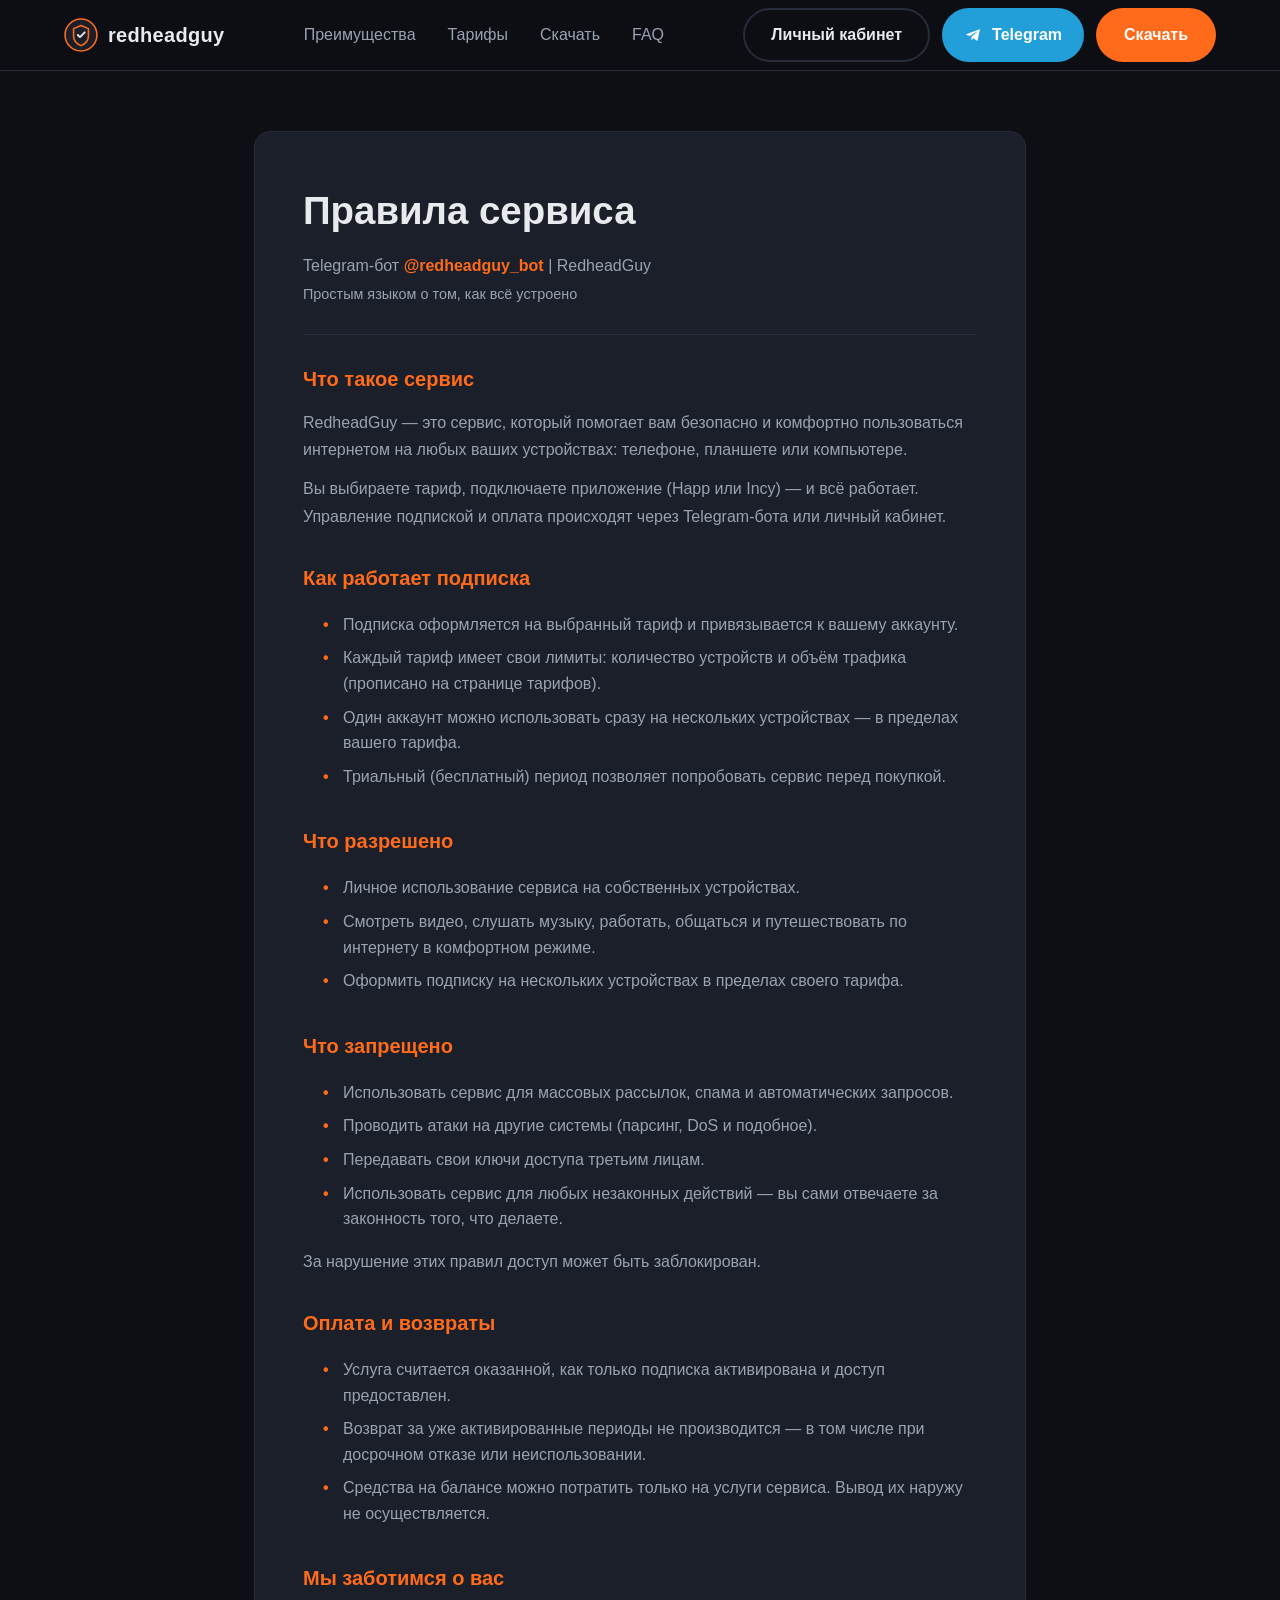
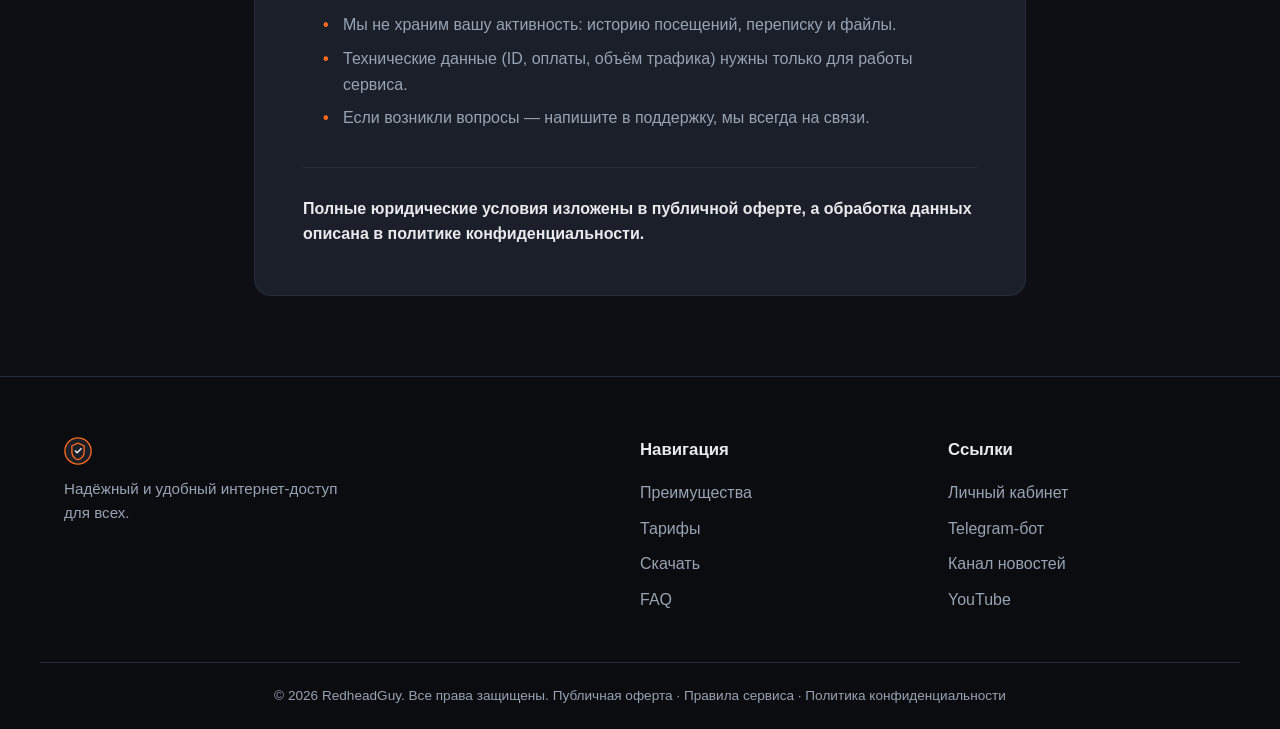
<file: rules.html>
<!DOCTYPE html>
<html lang="ru">
<head>
  <meta charset="UTF-8" />
  <meta name="viewport" content="width=device-width, initial-scale=1.0" />
  <title>Правила сервиса — RedheadGuy</title>
  <meta name="description" content="Правила сервиса RedheadGuy простым языком: что можно и что нельзя, как работает подписка, оплата и блокировка." />

  <link rel="icon" type="image/svg+xml" href="assets/favicon.svg" />
  <link rel="stylesheet" href="css/style.css" />
</head>
<body class="page-inner">

  <header class="header" id="header">
    <div class="container header__inner">
      <a href="index.html" class="logo">
        <img src="assets/logo.svg" alt="RedheadGuy" class="logo__img" />
        <span class="logo__text">redheadguy</span>
      </a>

      <nav class="nav" id="nav">
        <a href="index.html#features" class="nav__link">Преимущества</a>
        <a href="index.html#pricing" class="nav__link">Тарифы</a>
        <a href="index.html#download" class="nav__link">Скачать</a>
        <a href="index.html#faq" class="nav__link">FAQ</a>
      </nav>

      <div class="header__actions">
        <a href="https://cabinet.redheadguy.ru/" target="_blank" rel="noopener" class="btn btn--ghost">Личный кабинет</a>
        <a href="https://t.me/redheadguy_bot" target="_blank" rel="noopener" class="btn btn--telegram btn--icon">
          <svg class="btn__icon" viewBox="0 0 24 24" width="18" height="18" fill="currentColor" aria-hidden="true">
            <path d="M9.78 18.65l.28-4.23 7.68-6.92c.34-.31-.07-.46-.52-.19L7.74 13.3 3.64 12c-.88-.25-.89-.86.2-1.3l15.97-6.16c.73-.33 1.43.18 1.15 1.3l-2.72 12.81c-.19.91-.74 1.13-1.5.71L12.6 16.3l-1.99 1.93c-.23.23-.42.42-.83.42z"/>
          </svg>
          Telegram
        </a>
        <a href="index.html#download" class="btn btn--primary">Скачать</a>
        <button class="nav-toggle" id="navToggle" aria-label="Меню" aria-expanded="false">
          <span></span><span></span><span></span>
        </button>
      </div>
    </div>
  </header>

  <main class="doc page-inner__main">
    <div class="container container--narrow">
      <article class="doc__content">
        <h1 class="doc__title">Правила сервиса</h1>
        <p class="doc__meta">Telegram‑бот <a href="https://t.me/redheadguy_bot" target="_blank" rel="noopener">@redheadguy_bot</a> | RedheadGuy</p>
        <p class="doc__meta doc__meta--muted">Простым языком о том, как всё устроено</p>

        <hr class="doc__rule" />

        <section class="doc__section">
          <h2 class="doc__h">Что такое сервис</h2>
          <p>RedheadGuy — это сервис, который помогает вам безопасно и комфортно пользоваться интернетом на любых ваших устройствах: телефоне, планшете или компьютере.</p>
          <p>Вы выбираете тариф, подключаете приложение (Happ или Incy) — и всё работает. Управление подпиской и оплата происходят через Telegram-бота или личный кабинет.</p>
        </section>

        <section class="doc__section">
          <h2 class="doc__h">Как работает подписка</h2>
          <ul>
            <li>Подписка оформляется на выбранный тариф и привязывается к вашему аккаунту.</li>
            <li>Каждый тариф имеет свои лимиты: количество устройств и объём трафика (прописано на странице тарифов).</li>
            <li>Один аккаунт можно использовать сразу на нескольких устройствах — в пределах вашего тарифа.</li>
            <li>Триальный (бесплатный) период позволяет попробовать сервис перед покупкой.</li>
          </ul>
        </section>

        <section class="doc__section">
          <h2 class="doc__h">Что разрешено</h2>
          <ul>
            <li>Личное использование сервиса на собственных устройствах.</li>
            <li>Смотреть видео, слушать музыку, работать, общаться и путешествовать по интернету в комфортном режиме.</li>
            <li>Оформить подписку на нескольких устройствах в пределах своего тарифа.</li>
          </ul>
        </section>

        <section class="doc__section">
          <h2 class="doc__h">Что запрещено</h2>
          <ul>
            <li>Использовать сервис для массовых рассылок, спама и автоматических запросов.</li>
            <li>Проводить атаки на другие системы (парсинг, DoS и подобное).</li>
            <li>Передавать свои ключи доступа третьим лицам.</li>
            <li>Использовать сервис для любых незаконных действий — вы сами отвечаете за законность того, что делаете.</li>
          </ul>
          <p>За нарушение этих правил доступ может быть заблокирован.</p>
        </section>

        <section class="doc__section">
          <h2 class="doc__h">Оплата и возвраты</h2>
          <ul>
            <li>Услуга считается оказанной, как только подписка активирована и доступ предоставлен.</li>
            <li>Возврат за уже активированные периоды не производится — в том числе при досрочном отказе или неиспользовании.</li>
            <li>Средства на балансе можно потратить только на услуги сервиса. Вывод их наружу не осуществляется.</li>
          </ul>
        </section>

        <section class="doc__section">
          <h2 class="doc__h">Мы заботимся о вас</h2>
          <ul>
            <li>Мы не храним вашу активность: историю посещений, переписку и файлы.</li>
            <li>Технические данные (ID, оплаты, объём трафика) нужны только для работы сервиса.</li>
            <li>Если возникли вопросы — напишите в поддержку, мы всегда на связи.</li>
          </ul>
        </section>

        <hr class="doc__rule" />

        <p class="doc__footnote">
          Полные юридические условия изложены в <a href="offer.html">публичной оферте</a>, а обработка данных описана в <a href="privacy.html">политике конфиденциальности</a>.
        </p>
      </article>
    </div>
  </main>

  <footer class="footer">
    <div class="container footer__inner">
      <div class="footer__brand">
        <img src="assets/logo.svg" alt="" class="footer__logo" />
        <p class="footer__desc">Надёжный и удобный интернет-доступ для всех.</p>
      </div>

      <div class="footer__col">
        <h4 class="footer__heading">Навигация</h4>
        <a href="index.html#features" class="footer__link">Преимущества</a>
        <a href="index.html#pricing" class="footer__link">Тарифы</a>
        <a href="index.html#download" class="footer__link">Скачать</a>
        <a href="index.html#faq" class="footer__link">FAQ</a>
      </div>

      <div class="footer__col">
        <h4 class="footer__heading">Ссылки</h4>
        <a href="https://cabinet.redheadguy.ru/" target="_blank" rel="noopener" class="footer__link">Личный кабинет</a>
        <a href="https://t.me/redheadguy_bot" target="_blank" rel="noopener" class="footer__link">Telegram-бот</a>
        <a href="https://t.me/+WFtEtlUOzMc1NTAy" target="_blank" rel="noopener" class="footer__link">Канал новостей</a>
        <a href="https://www.youtube.com/channel/UCjN3skKnPLDifWg9TrlGOgA/" target="_blank" rel="noopener" class="footer__link">YouTube</a>
      </div>
    </div>
    <div class="container footer__bottom">
      <span>© 2026 RedheadGuy. Все права защищены.</span>
      <span class="footer__legal"><a href="offer.html">Публичная оферта</a> · <a href="rules.html">Правила сервиса</a> · <a href="privacy.html">Политика конфиденциальности</a></span>
    </div>
  </footer>

  <script src="js/main.js"></script>
</body>
</html>
</file>
<file: css/style.css>
/* ============================================
   Uncensored — тёмная тема с оранжевым акцентом
   ============================================ */

/* ---------- Переменные / цвета ---------- */
:root {
  --bg: #0d0f14;            /* основной фон */
  --bg-alt: #151922;        /* вторичный фон */
  --bg-card: #1a1f29;       /* фон карточек */
  --border: #262d3a;        /* границы */
  --text: #e8eaee;          /* основной текст */
  --text-muted: #9aa3b2;    /* приглушённый текст */
  --accent: #ff6b1a;        /* оранжевый акцент */
  --accent-hover: #ff8438;
  --accent-soft: rgba(255, 107, 26, 0.12);
  --radius: 16px;
  --shadow: 0 8px 30px rgba(0, 0, 0, 0.35);
  --transition: 0.25s ease;
}

* { margin: 0; padding: 0; box-sizing: border-box; }

html { scroll-behavior: smooth; }

body {
  font-family: -apple-system, BlinkMacSystemFont, "Segoe UI", Roboto, Helvetica, Arial, sans-serif;
  background: var(--bg);
  color: var(--text);
  line-height: 1.6;
  overflow-x: hidden;
}

img { max-width: 100%; display: block; }
a { color: inherit; text-decoration: none; }

.container {
  width: 100%;
  max-width: 1200px;
  margin: 0 auto;
  padding: 0 24px;
}

.section { padding: 90px 0; }

.accent { color: var(--accent); }

.section__title {
  font-size: clamp(1.8rem, 4vw, 2.6rem);
  font-weight: 800;
  text-align: center;
  margin-bottom: 12px;
}

.section__subtitle {
  text-align: center;
  color: var(--text-muted);
  font-size: 1.1rem;
  margin-bottom: 50px;
}

/* ---------- Кнопки ---------- */
.btn {
  display: inline-flex;
  align-items: center;
  justify-content: center;
  gap: 8px;
  padding: 12px 26px;
  border-radius: 999px;
  font-weight: 600;
  font-size: 1rem;
  cursor: pointer;
  border: 2px solid transparent;
  transition: var(--transition);
  white-space: nowrap;
}

.btn--primary {
  background: var(--accent);
  color: #fff;
}
.btn--primary:hover { background: var(--accent-hover); transform: translateY(-2px); }

.btn--ghost {
  background: transparent;
  border-color: var(--border);
  color: var(--text);
}
.btn--ghost:hover { border-color: var(--accent); color: var(--accent); }

.btn--telegram {
  background: #229ed9;
  border-color: #229ed9;
  color: #fff;
}
.btn--telegram:hover { background: #1d8cc0; border-color: #1d8cc0; transform: translateY(-2px); }

.btn--icon { padding: 12px 20px; }
.btn__icon { margin-right: 2px; }

.btn--outline {
  background: transparent;
  border: 2px solid var(--border);
  color: var(--text);
  width: 100%;
}
.btn--outline:hover { border-color: var(--accent); color: var(--accent); }

.btn--large { padding: 15px 36px; font-size: 1.05rem; }

/* ---------- Шапка ---------- */
.header {
  position: sticky;
  top: 0;
  z-index: 100;
  background: rgba(13, 15, 20, 0.85);
  backdrop-filter: blur(12px);
  border-bottom: 1px solid var(--border);
}

.header__inner {
  display: flex;
  align-items: center;
  justify-content: space-between;
  height: 70px;
}

.logo { display: flex; align-items: center; gap: 10px; }
.logo__img { width: 34px; height: 34px; }
.logo__text { font-weight: 800; font-size: 1.25rem; letter-spacing: 0.3px; }

.nav { display: flex; gap: 32px; }
.nav__link {
  color: var(--text-muted);
  font-weight: 500;
  transition: var(--transition);
}
.nav__link:hover { color: var(--accent); }

.header__actions { display: flex; align-items: center; gap: 12px; }

.nav-toggle {
  display: none;
  background: none;
  border: none;
  cursor: pointer;
  flex-direction: column;
  gap: 5px;
  padding: 6px;
}
.nav-toggle span {
  width: 24px;
  height: 2px;
  background: var(--text);
  transition: var(--transition);
}

/* ---------- Hero ---------- */
.hero { padding: 80px 0; position: relative; overflow: hidden; }

.hero__inner {
  display: grid;
  grid-template-columns: 1fr 1fr;
  align-items: center;
  gap: 60px;
}

.hero__title {
  font-size: clamp(2.2rem, 5vw, 3.5rem);
  font-weight: 800;
  line-height: 1.15;
  margin-bottom: 20px;
}

.hero__subtitle {
  font-size: 1.15rem;
  color: var(--text-muted);
  margin-bottom: 32px;
  max-width: 520px;
}

.hero__buttons { display: flex; gap: 16px; flex-wrap: wrap; margin-bottom: 40px; }

.hero__stats { display: flex; gap: 40px; }
.stat { text-align: center; }
.stat__num { font-size: 1.8rem; font-weight: 800; color: var(--accent); display: block; }
.stat__label { font-size: 0.85rem; color: var(--text-muted); }

.hero__art { width: 100%; max-width: 480px; margin: 0 auto; }

/* ---------- Преимущества ---------- */
.features { background: var(--bg-alt); }

.features__grid {
  display: grid;
  grid-template-columns: repeat(4, 1fr);
  gap: 24px;
}

.feature-card {
  background: var(--bg-card);
  border: 1px solid var(--border);
  border-radius: var(--radius);
  padding: 30px 26px;
  transition: var(--transition);
}
.feature-card:hover { transform: translateY(-6px); border-color: var(--accent); }

.feature-card__icon {
  font-size: 2rem;
  width: 60px;
  height: 60px;
  display: flex;
  align-items: center;
  justify-content: center;
  background: var(--accent-soft);
  border-radius: 14px;
  margin-bottom: 20px;
}

.feature-card__title { font-size: 1.15rem; font-weight: 700; margin-bottom: 10px; }
.feature-card__text { color: var(--text-muted); font-size: 0.95rem; }

/* ---------- Тарифы ---------- */
.pricing__grid {
  display: grid;
  grid-template-columns: repeat(3, 1fr);
  gap: 24px;
  align-items: stretch;
}

.pricing__grid--4 { grid-template-columns: repeat(4, 1fr); gap: 18px; }

.price-card--try { border-style: dashed; }
.price-card--try:hover { border-color: var(--accent); }

.price-card {
  background: var(--bg-card);
  border: 1px solid var(--border);
  border-radius: var(--radius);
  padding: 34px 28px;
  display: flex;
  flex-direction: column;
  position: relative;
  transition: var(--transition);
}

.price-card--featured {
  border-color: var(--accent);
  box-shadow: 0 0 0 1px var(--accent), var(--shadow);
  transform: scale(1.03);
}

.price-card__badge {
  position: absolute;
  top: -14px;
  left: 50%;
  transform: translateX(-50%);
  background: var(--accent);
  color: #fff;
  padding: 5px 18px;
  border-radius: 999px;
  font-size: 0.8rem;
  font-weight: 700;
  white-space: nowrap;
}

.price-card__badge--alt {
  background: #2e7d32; /* зелёный для «Выгодный» */
}

.price-card__name { font-size: 1.1rem; font-weight: 600; color: var(--text-muted); margin-bottom: 14px; }

.price-card__cost { margin-bottom: 24px; }
.price-card__value { font-size: 2.4rem; font-weight: 800; }
.price-card__currency { color: var(--text-muted); }

.price-card__list { list-style: none; margin-bottom: 28px; flex: 1; }
.price-card__list li {
  padding: 8px 0;
  padding-left: 26px;
  position: relative;
  color: var(--text-muted);
}
.price-card__list li::before {
  content: "✓";
  color: var(--accent);
  position: absolute;
  left: 0;
  font-weight: 700;
}

.price-card__btn { width: 100%; }

/* ---------- Скачать ---------- */
.download { background: var(--bg-alt); }

.download__os-hint {
  text-align: center;
  margin-bottom: 34px;
}
.download__os-name {
  display: inline-block;
  background: var(--accent-soft);
  color: var(--accent);
  border: 1px solid var(--accent);
  padding: 8px 22px;
  border-radius: 999px;
  font-weight: 600;
}

.download__grid {
  display: grid;
  grid-template-columns: repeat(5, 1fr);
  gap: 18px;
}

.dl-card {
  background: var(--bg-card);
  border: 1px solid var(--border);
  border-radius: var(--radius);
  padding: 24px 12px;
  text-align: center;
  display: flex;
  flex-direction: column;
  align-items: center;
  gap: 10px;
  transition: var(--transition);
}
.dl-card:hover { border-color: var(--accent); transform: translateY(-4px); }

.dl-card.dl-card--active {
  border-color: var(--accent);
  background: var(--accent-soft);
  box-shadow: 0 0 0 1px var(--accent);
}

.dl-card__icon { font-size: 2.2rem; }
.dl-card__name { font-weight: 700; }
.dl-card__desc { font-size: 0.8rem; color: var(--text-muted); }

.download__note {
  text-align: center;
  margin-top: 30px;
  color: var(--text-muted);
}
.download__note a { color: var(--accent); font-weight: 600; }

/* ---------- Переключатель приложений (Happ / Incy) ---------- */
.app-tabs {
  display: flex;
  justify-content: center;
  gap: 12px;
  margin-bottom: 30px;
}

.app-tab {
  background: var(--bg-card);
  border: 2px solid var(--border);
  color: var(--text-muted);
  padding: 12px 34px;
  border-radius: 999px;
  font-size: 1.1rem;
  font-weight: 700;
  cursor: pointer;
  transition: var(--transition);
}
.app-tab:hover { border-color: var(--accent); color: var(--accent); }

.app-tab--active {
  background: var(--accent);
  border-color: var(--accent);
  color: #fff;
}

/* Панели переключаются */
.download__grid { display: none; }
.download__grid--active { display: grid; }

/* Ссылки на официальные сайты приложений */
.app-sites {
  display: flex;
  justify-content: center;
  gap: 24px;
  flex-wrap: wrap;
  margin-top: 28px;
}
.app-site {
  color: var(--accent);
  font-weight: 600;
  transition: var(--transition);
}
.app-site:hover { opacity: 0.8; }

/* ---------- Ссылки ---------- */
.links__grid {
  display: grid;
  grid-template-columns: repeat(4, 1fr);
  gap: 20px;
}

.link-card {
  background: var(--bg-card);
  border: 1px solid var(--border);
  border-radius: var(--radius);
  padding: 26px;
  display: flex;
  align-items: center;
  gap: 18px;
  transition: var(--transition);
}
.link-card:hover { border-color: var(--accent); transform: translateY(-4px); }

.link-card__icon {
  font-size: 2rem;
  width: 56px;
  height: 56px;
  flex-shrink: 0;
  display: flex;
  align-items: center;
  justify-content: center;
  background: var(--accent-soft);
  border-radius: 14px;
}

.link-card__title { font-weight: 700; font-size: 1.05rem; }
.link-card__text { color: var(--text-muted); font-size: 0.88rem; }

/* ---------- FAQ ---------- */
.faq__list { max-width: 760px; margin: 0 auto; }

.faq-item {
  background: var(--bg-card);
  border: 1px solid var(--border);
  border-radius: var(--radius);
  margin-bottom: 14px;
  overflow: hidden;
}

.faq-item__question {
  width: 100%;
  background: none;
  border: none;
  color: var(--text);
  padding: 20px 24px;
  font-size: 1.05rem;
  font-weight: 600;
  text-align: left;
  cursor: pointer;
  display: flex;
  justify-content: space-between;
  align-items: center;
  gap: 12px;
}

.faq-item__arrow { transition: var(--transition); color: var(--accent); }

.faq-item--open .faq-item__arrow { transform: rotate(180deg); }

.faq-item__answer {
  max-height: 0;
  overflow: hidden;
  padding: 0 24px;
  color: var(--text-muted);
  transition: max-height 0.3s ease, padding 0.3s ease;
}

.faq-item--open .faq-item__answer {
  max-height: 300px;
  padding: 0 24px 20px;
}

.faq-item__answer a { color: var(--accent); }

/* ---------- CTA ---------- */
.cta { background: linear-gradient(135deg, var(--bg-alt), #1d1420); }

.cta__inner { text-align: center; }
.cta__title { font-size: clamp(1.8rem, 4vw, 2.6rem); font-weight: 800; margin-bottom: 12px; }
.cta__text { color: var(--text-muted); margin-bottom: 30px; font-size: 1.1rem; }
.cta__buttons { display: flex; justify-content: center; gap: 16px; flex-wrap: wrap; }

/* ---------- Футер ---------- */
.footer { background: #0a0c10; border-top: 1px solid var(--border); padding-top: 60px; }

.footer__inner {
  display: grid;
  grid-template-columns: 2fr 1fr 1fr;
  gap: 40px;
  padding-bottom: 40px;
}

.footer__logo { width: 28px; height: 28px; margin-bottom: 12px; }
.footer__desc { color: var(--text-muted); max-width: 280px; font-size: 0.95rem; }

.footer__heading { font-size: 1.05rem; font-weight: 700; margin-bottom: 16px; }

.footer__link {
  display: block;
  color: var(--text-muted);
  margin-bottom: 10px;
  transition: var(--transition);
}
.footer__link:hover { color: var(--accent); }

.footer__bottom {
  border-top: 1px solid var(--border);
  padding: 22px 24px;
  text-align: center;
  color: var(--text-muted);
  font-size: 0.85rem;
}

.footer__legal a { color: var(--text-muted); transition: var(--transition); }
.footer__legal a:hover { color: var(--accent); }

/* ---------- Внутренние документальные страницы ---------- */
.page-inner { background: var(--bg); }

.container--narrow { max-width: 820px; }

.page-inner__main { padding: 60px 0 80px; }

.doc__content {
  background: var(--bg-card);
  border: 1px solid var(--border);
  border-radius: var(--radius);
  padding: 48px;
}

.doc__title {
  font-size: clamp(1.8rem, 4vw, 2.4rem);
  font-weight: 800;
  margin-bottom: 12px;
}

.doc__meta { color: var(--text-muted); margin-bottom: 4px; }
.doc__meta a { color: var(--accent); font-weight: 600; }
.doc__meta--muted { font-size: 0.9rem; }

.doc__rule { border: none; border-top: 1px solid var(--border); margin: 28px 0; }

.doc__section { margin-bottom: 32px; }

.doc__h {
  font-size: 1.25rem;
  font-weight: 700;
  color: var(--accent);
  margin-bottom: 14px;
}

.doc__section p {
  color: var(--text-muted);
  line-height: 1.7;
  margin-bottom: 12px;
}

.doc__section ul {
  list-style: none;
  margin: 0 0 12px 20px;
}
.doc__section li {
  color: var(--text-muted);
  padding: 4px 0;
  position: relative;
  padding-left: 20px;
}
.doc__section li::before {
  content: "•";
  color: var(--accent);
  position: absolute;
  left: 0;
  font-weight: 700;
}

.doc__section code {
  background: var(--bg);
  border: 1px solid var(--border);
  border-radius: 6px;
  padding: 2px 7px;
  font-family: ui-monospace, "JetBrains Mono", Menlo, Consolas, monospace;
  color: var(--accent);
}

.doc__footnote {
  color: var(--text);
  font-weight: 600;
  line-height: 1.6;
}

/* Списки внутри документов, где пункты содержат эмодзи-маркеры */
.doc__section ul li::marker { content: none; }

/* ---------- Адаптивность ---------- */
@media (max-width: 992px) {
  .features__grid { grid-template-columns: repeat(2, 1fr); }
  .pricing__grid,
  .pricing__grid--4 { grid-template-columns: 1fr; max-width: 480px; margin: 0 auto; }
  .price-card--featured { transform: none; }
  .download__grid { grid-template-columns: repeat(3, 1fr); }
  .links__grid { grid-template-columns: repeat(2, 1fr); }
  .hero__inner { grid-template-columns: 1fr; text-align: center; }
  .hero__subtitle { margin-left: auto; margin-right: auto; }
  .hero__buttons, .hero__stats { justify-content: center; }
  .footer__inner { grid-template-columns: 1fr 1fr; }
}

@media (max-width: 640px) {
  .nav {
    display: none;
    position: absolute;
    top: 70px;
    left: 0;
    right: 0;
    background: var(--bg);
    border-bottom: 1px solid var(--border);
    flex-direction: column;
    padding: 20px 24px;
    gap: 18px;
  }
  .nav.nav--open { display: flex; }
  .nav-toggle { display: flex; }
  .header__actions .btn--ghost,
  .header__actions .btn--telegram,
  .header__actions .btn--primary { display: none; }
  .features__grid { grid-template-columns: 1fr; }
  .download__grid { grid-template-columns: repeat(2, 1fr); }
  .links__grid { grid-template-columns: 1fr; }
  .hero__stats { flex-direction: column; gap: 16px; }
  .footer__inner { grid-template-columns: 1fr; }
  .page-inner__main { padding: 30px 0 50px; }
  .doc__content { padding: 28px 20px; }

  /* Кнопки hero в столбик на всю ширину для удобства на смартфонах */
  .hero__buttons,
  .cta__buttons { flex-direction: column; width: 100%; }
  .hero__buttons .btn,
  .cta__buttons .btn { width: 100%; }
  .hero__buttons .btn--large,
  .cta__buttons .btn--large { padding: 14px 20px; }
}
</file>
